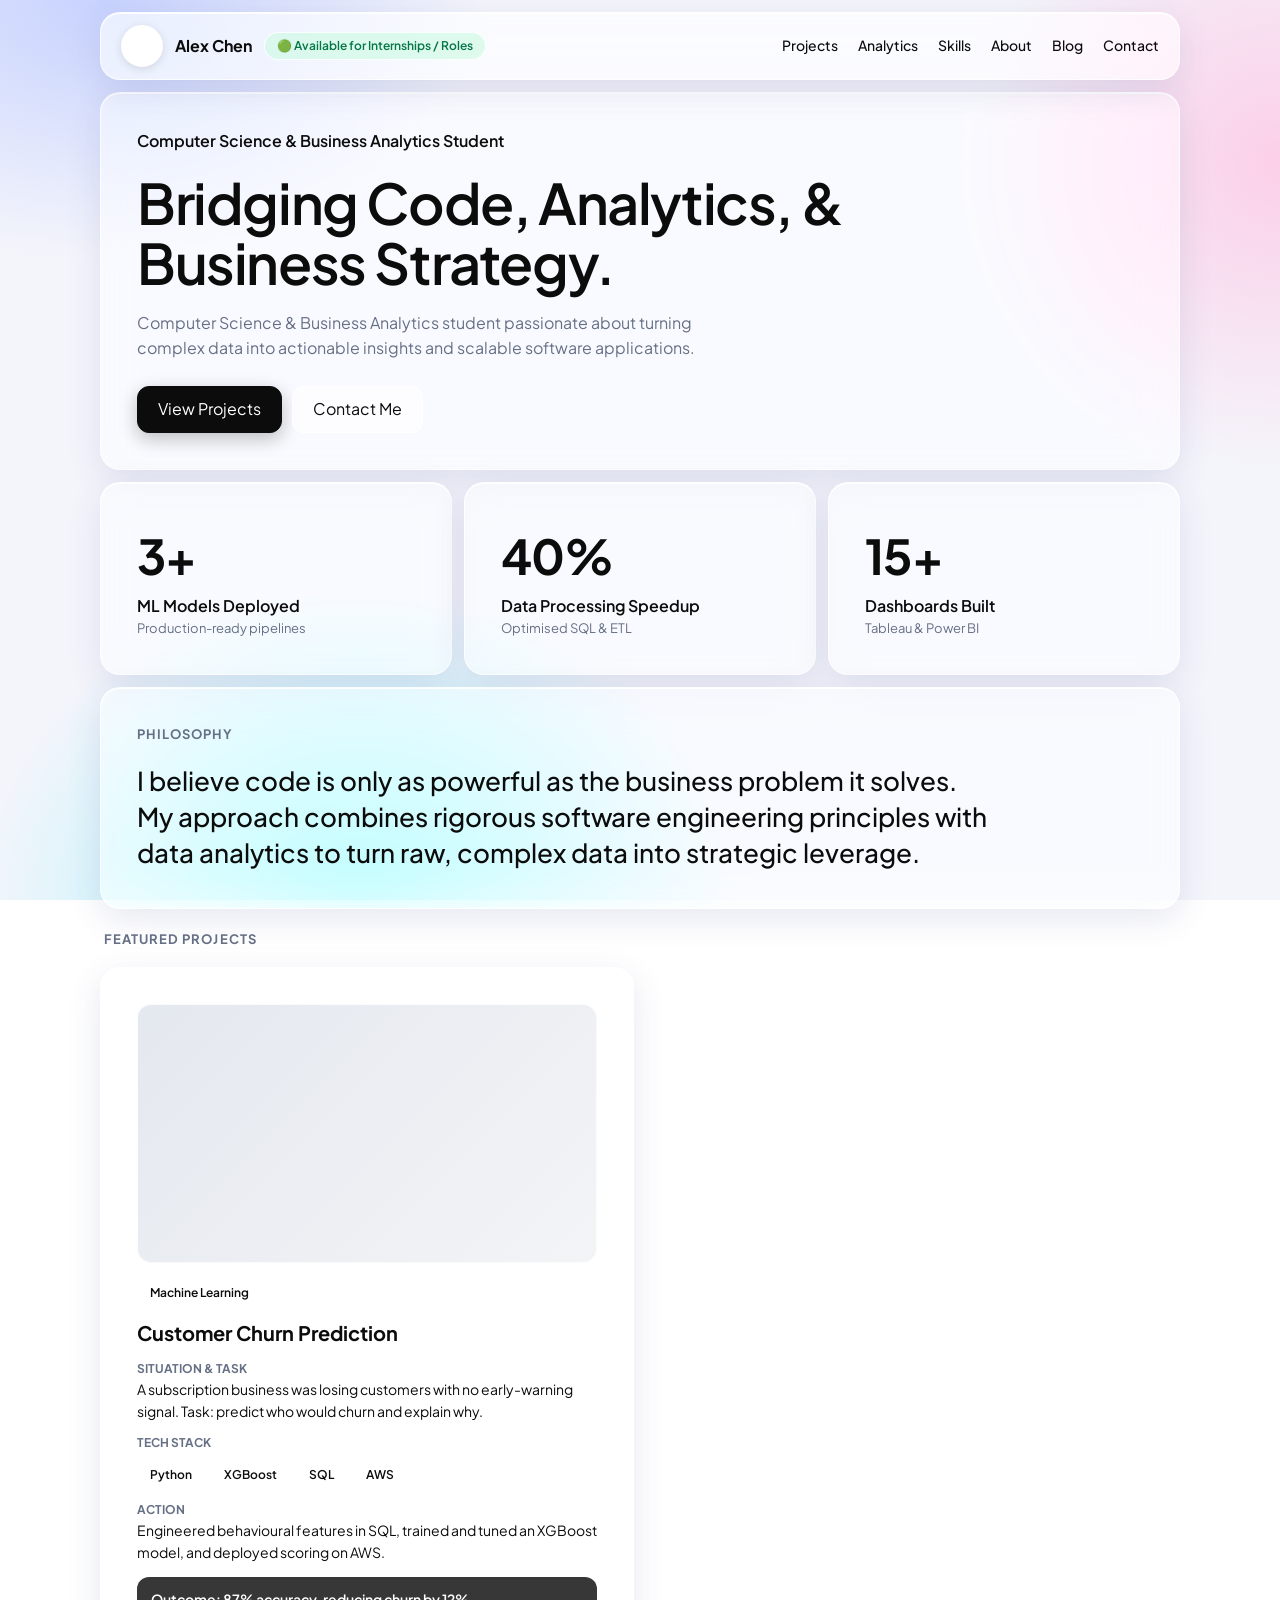
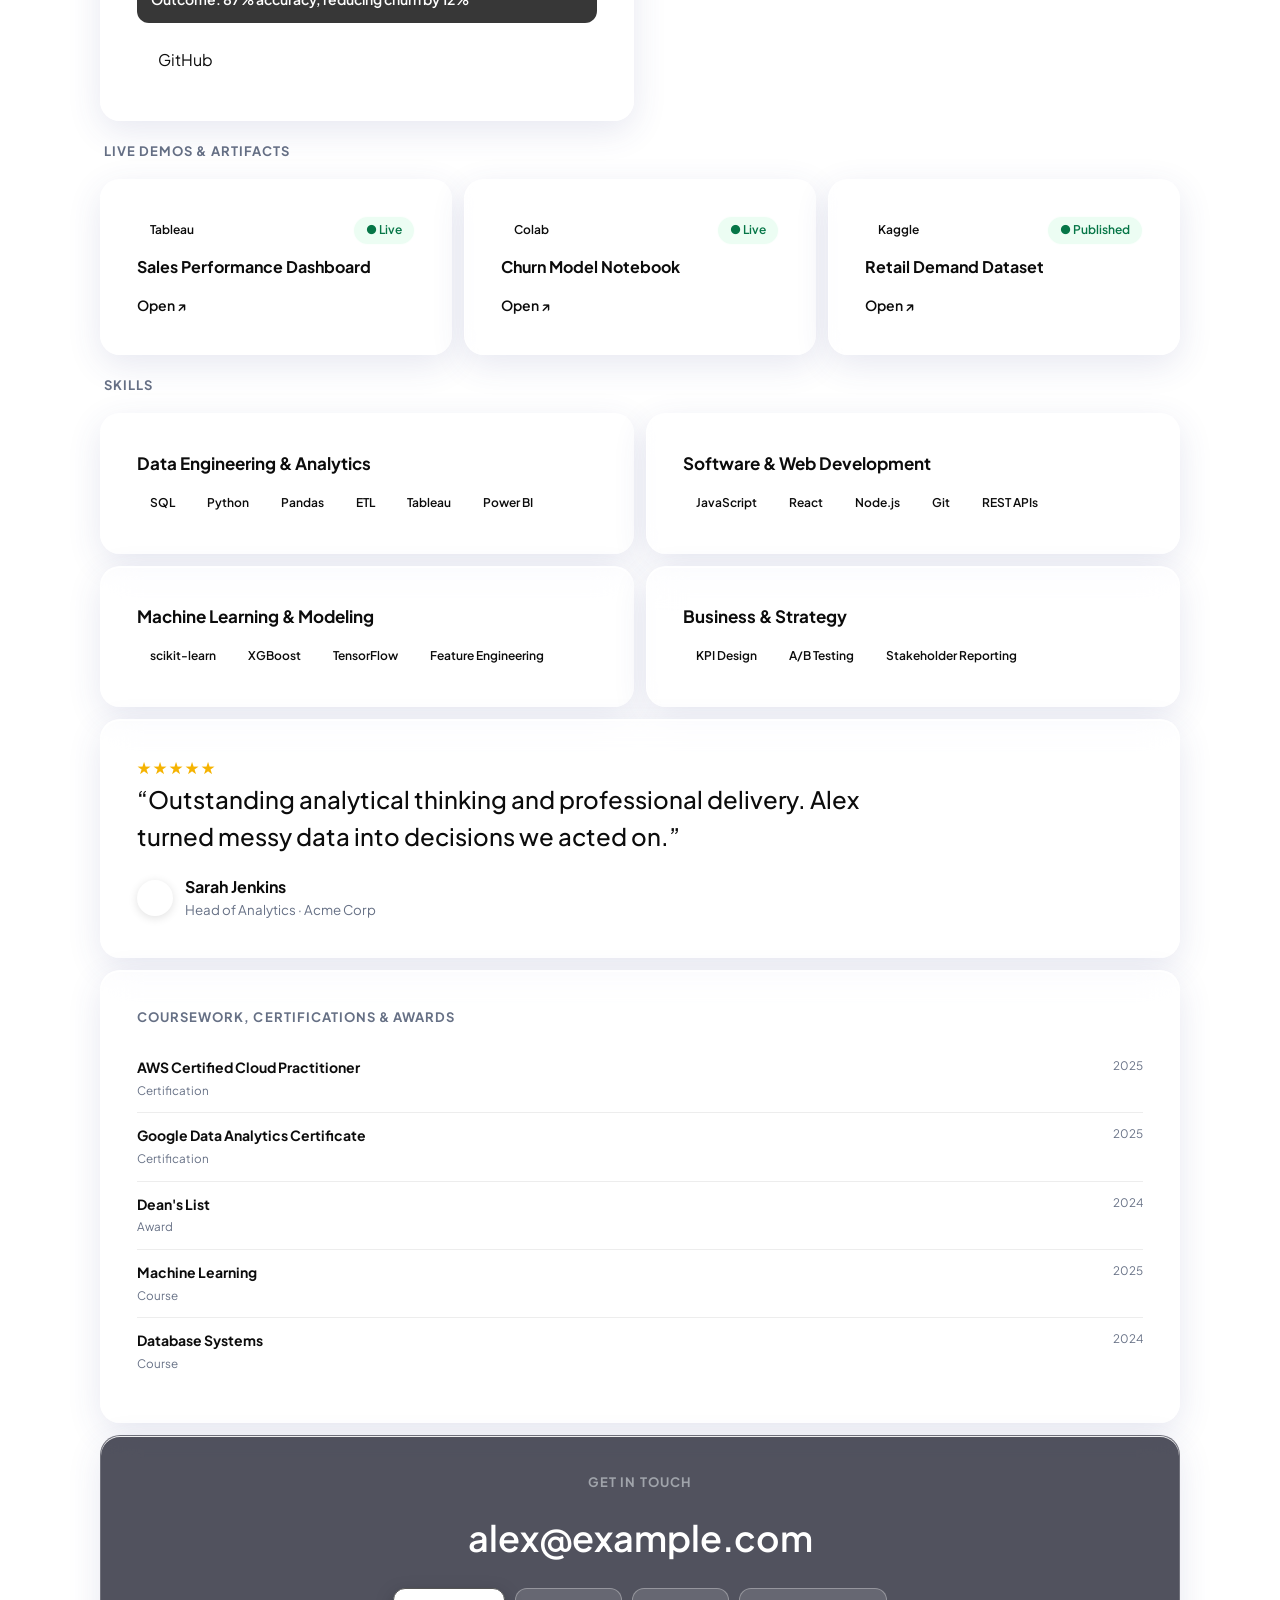
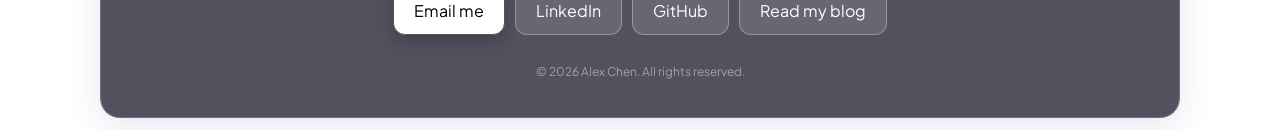
<file: index.html>
<!DOCTYPE html>
<html lang="en"><head><meta charset="utf-8"><meta name="viewport" content="width=device-width,initial-scale=1,viewport-fit=cover">
<title>Portfolio</title><link rel="icon" href="logo.jpg">
<link href="https://fonts.googleapis.com/css2?family=Plus+Jakarta+Sans:wght@400;500;600;700;800&display=swap" rel="stylesheet">
<style>
:root{--ink:#0c0c0c;--mut:#667085;--bg:#f9f9f9;--card:#fff;--line:#ececec;--r:20px}
*{box-sizing:border-box;margin:0}html{scroll-behavior:smooth}
body{font-family:'Plus Jakarta Sans',Inter,system-ui,sans-serif;background:var(--bg);color:var(--ink);line-height:1.55;padding:12px;overflow-x:hidden}
.w{max-width:1080px;margin:0 auto;display:grid;gap:12px}
a{color:inherit;text-decoration:none}
.card{background:var(--card);border:1px solid var(--line);border-radius:var(--r);padding:clamp(20px,4vw,36px)}
.btn{display:inline-flex;align-items:center;justify-content:center;min-height:44px;padding:10px 20px;border-radius:12px;font:600 14px inherit;border:1px solid var(--ink);cursor:pointer}
.btn.d{background:var(--ink);color:#fff}
.pill{display:inline-block;background:#f2f4f7;border-radius:99px;padding:4px 12px;font-size:12px;font-weight:600}
.nav{display:flex;align-items:center;gap:12px;padding:12px 20px;flex-wrap:wrap}
.av{width:36px;height:36px;border-radius:50%;background:var(--ink) center/cover;color:#fff;display:grid;place-items:center;font-weight:700;flex:none}
.st{background:#ecfdf3;color:#067647}.st.busy{background:#fef3f2;color:#b42318}
.nav nav{margin-left:auto;display:flex;gap:20px;font-size:14px;font-weight:500}
h1{font-size:clamp(30px,6vw,56px);line-height:1.08;letter-spacing:-.025em;font-weight:600;max-width:760px}
.sub{color:var(--mut);max-width:620px;margin:18px 0 26px;font-size:16px}
.hero .row{display:flex;gap:10px;flex-wrap:wrap}
h2{font-size:13px;font-weight:700;color:var(--mut);text-transform:uppercase;letter-spacing:.08em;margin-bottom:18px}
.g{display:grid;gap:12px}.g3{grid-template-columns:repeat(3,1fr)}.g2{grid-template-columns:repeat(2,1fr)}
.m b{display:block;font-size:clamp(32px,5vw,48px);letter-spacing:-.02em}.m span{font-weight:600}.m p{color:var(--mut);font-size:13px}
.phil p{font-size:clamp(18px,3vw,26px);line-height:1.4;font-weight:500;max-width:860px}
.proj .th{aspect-ratio:16/9;border-radius:14px;background:linear-gradient(135deg,#e4e8ef,#f3f4f6) center/cover;margin-bottom:16px}
.proj h3{font-size:20px;margin:10px 0}.proj dt{font-size:12px;font-weight:700;color:var(--mut);margin-top:12px;text-transform:uppercase}.proj dd{font-size:14px}
.proj .imp{background:var(--ink);color:#fff;border-radius:12px;padding:12px 14px;margin-top:14px;font-weight:600;font-size:14px}
.tg{display:flex;gap:6px;flex-wrap:wrap;margin-top:8px}
.dm h3{font-size:16px;margin:10px 0 14px}.dm .pill.l{background:#ecfdf3;color:#067647;float:right}
.q p{font-size:clamp(18px,3vw,24px);font-weight:500;max-width:760px}.q .by{display:flex;gap:12px;align-items:center;margin-top:20px}.q small{color:var(--mut);display:block}
.star{color:#f5b301;letter-spacing:2px}
.cl{display:flex;justify-content:space-between;gap:12px;padding:12px 0;border-bottom:1px solid var(--line);font-size:14px}.cl:last-child{border:0}.cl small{color:var(--mut)}
.ct{background:var(--ink);color:#fff;text-align:center;border-color:var(--ink)}.ct h2{color:#a0a4ab}.ct .big{font-size:clamp(22px,4vw,36px);font-weight:600}
.ct .row{display:flex;gap:10px;justify-content:center;flex-wrap:wrap;margin-top:22px}.ct .btn{border-color:#555;color:#fff}.ct .btn.d{background:#fff;color:#000}
@media(max-width:768px){.nav nav{display:none}.g3,.g2{grid-template-columns:1fr}body{padding:10px;padding-top:calc(10px + env(safe-area-inset-top));padding-bottom:calc(10px + env(safe-area-inset-bottom))}.hero .btn{flex:1}}

/* Glassmorphism */
body{background:transparent}body::before{content:"";position:fixed;inset:0;z-index:-1;background:radial-gradient(620px 420px at 8% 0,#c7d2fe,transparent 62%),radial-gradient(520px 520px at 100% 18%,#fbcfe8,transparent 60%),radial-gradient(640px 520px at 28% 100%,#a5f3fc,transparent 60%),#f4f5fb}
.card{background:rgba(255,255,255,.5);backdrop-filter:blur(18px) saturate(160%);-webkit-backdrop-filter:blur(18px) saturate(160%);border:1px solid rgba(255,255,255,.75);box-shadow:0 10px 34px rgba(60,64,140,.12),inset 0 1px 0 rgba(255,255,255,.9);transition:transform .25s,box-shadow .25s}
a.card:hover,.proj:hover,.m:hover{transform:translateY(-3px);box-shadow:0 16px 40px rgba(60,64,140,.18),inset 0 1px 0 #fff}
header.nav{position:sticky;top:8px;z-index:20;background:rgba(255,255,255,.62)}
.av{background-color:#fff;border:2px solid #fff;box-shadow:0 2px 10px rgba(0,0,0,.12)}
.nav .av{width:42px;height:42px}
.pill{background:rgba(255,255,255,.6);border:1px solid rgba(255,255,255,.85)}
.st{background:rgba(209,250,229,.7)}.st.busy{background:rgba(254,226,226,.75)}
.btn:not(.d){background:rgba(255,255,255,.55);border-color:rgba(255,255,255,.9);color:var(--ink)}
.btn.d{box-shadow:0 6px 18px rgba(12,12,12,.25)}
.proj .th{border:1px solid rgba(255,255,255,.8)}
.proj .imp{background:rgba(12,12,12,.82)}
.ct{background:rgba(14,16,32,.72);border:1px solid rgba(255,255,255,.18)}
.ct .btn:not(.d){background:rgba(255,255,255,.12);border-color:rgba(255,255,255,.3);color:#fff}
.cl{border-color:rgba(0,0,0,.07)}
.cp{margin-top:28px;font-size:12px;color:rgba(255,255,255,.45)}#hx{cursor:default;user-select:none;-webkit-user-select:none;-webkit-tap-highlight-color:transparent}
</style></head><body><div class="w" id="app"></div>
<script src="data.js"></script>
<script>
let D=load(),S=D.site;const A=['','★','★★','★★★','★★★★','★★★★★'];
const ini=n=>esc((n||'?').trim()[0]||'?').toUpperCase();
const av=(u,n)=>`<span class="av" style="${u?`background-image:url('${esc(safe(u))}')`:''}">${u?'':ini(n)}</span>`;
const R={
metrics:()=>D.metrics.length&&`<div class="g g3" id="analytics">${D.metrics.map(m=>`<div class="card m"><b>${esc(m.value)}</b><span>${esc(m.label)}</span><p>${esc(m.sub)}</p></div>`).join('')}</div>`,
philosophy:()=>S.philosophy&&`<div class="card phil" id="about"><h2>Philosophy</h2><p>${esc(S.philosophy)}</p></div>`,
projects:()=>D.projects.length&&`<div id="projects"><h2 style="padding:8px 4px 0">Featured projects</h2><div class="g g2">${D.projects.map(p=>`<article class="card proj"><div class="th" style="${p.thumb?`background-image:url('${esc(safe(p.thumb))}')`:''}"></div><span class="pill">${esc(p.category)}</span><h3>${esc(p.title)}</h3><dl><dt>Situation &amp; Task</dt><dd>${esc(p.problem)}</dd><dt>Tech stack</dt><dd class="tg">${tags(p.stack).map(t=>`<span class="pill">${esc(t)}</span>`).join('')}</dd><dt>Action</dt><dd>${esc(p.action)}</dd></dl><div class="imp">Outcome: ${esc(p.impact)}</div><div class="tg" style="margin-top:14px">${p.demo?`<a class="btn d" href="${esc(safe(p.demo))}" target="_blank" rel="noopener">Live demo</a>`:''}${p.repo?`<a class="btn" href="${esc(safe(p.repo))}" target="_blank" rel="noopener">GitHub</a>`:''}</div></article>`).join('')}</div></div>`,
demos:()=>D.demos.length&&`<div><h2 style="padding:8px 4px 0">Live demos &amp; artifacts</h2><div class="g g3">${D.demos.map(d=>`<a class="card dm" href="${esc(safe(d.url))}" target="_blank" rel="noopener"><span class="pill l">● ${esc(d.status)}</span><span class="pill">${esc(d.type)}</span><h3>${esc(d.title)}</h3><span style="font-weight:600;font-size:14px">Open ↗</span></a>`).join('')}</div></div>`,
skills:()=>D.skills.length&&`<div id="skills"><h2 style="padding:8px 4px 0">Skills</h2><div class="g g2">${D.skills.map(s=>`<div class="card"><h3 style="font-size:17px;margin-bottom:12px">${esc(s.cat)}</h3><div class="tg">${tags(s.tags).map(t=>`<span class="pill">${esc(t)}</span>`).join('')}</div></div>`).join('')}</div></div>`,
testimonials:()=>D.testimonials.length&&D.testimonials.map(t=>`<div class="card q"><span class="star">${A[Math.min(5,Math.max(0,t.rating|0))]}</span><p>“${esc(t.quote)}”</p><div class="by">${av(t.photo,t.name)}<div><b>${esc(t.name)}</b><small>${esc(t.role)}${t.company?' · '+esc(t.company):''}</small></div></div></div>`).join(''),
courses:()=>D.courses.length&&`<div class="card"><h2>Coursework, certifications &amp; awards</h2>${D.courses.map(c=>`<div class="cl"><span>${c.url?`<a href="${esc(safe(c.url))}" target="_blank" rel="noopener"><b>${esc(c.title)} ↗</b></a>`:`<b>${esc(c.title)}</b>`}<br><small>${esc(c.kind)}</small></span><small>${esc(c.date)}</small></div>`).join('')}</div>`};
function draw(){const busy=S.status==='busy';
document.title=S.name+' · Portfolio';
$app=document.getElementById('app');
$app.innerHTML=`<header class="card nav">${av(S.photo||'logo.jpg',S.name)}<b>${esc(S.name)}</b><span class="pill st ${busy?'busy':''}">${busy?'🔴 Busy / Working':'🟢 Available for Internships / Roles'}</span><nav><a href="#projects">Projects</a><a href="#analytics">Analytics</a><a href="#skills">Skills</a><a href="#about">About</a><a href="blog.html">Blog</a><a href="#contact">Contact</a></nav></header>
<section class="card hero"><p class="sub" style="margin:0 0 18px;font-weight:600;color:var(--ink)">${esc(S.title)}</p><h1>Bridging Code, Analytics, &amp; Business Strategy.</h1><p class="sub">${esc(S.sub)}</p><div class="row"><a class="btn d" href="#projects">View Projects</a><a class="btn" href="#contact">Contact Me</a></div></section>`
+D.order.filter(s=>s.on&&R[s.id]).map(s=>R[s.id]()||'').join('')
+`<footer class="card ct" id="contact"><h2>Get in touch</h2><div class="big">${esc(S.email)}</div><div class="row"><a class="btn d" href="mailto:${esc(S.email)}">Email me</a><a class="btn" href="${esc(safe(S.linkedin))}" target="_blank" rel="noopener">LinkedIn</a><a class="btn" href="${esc(safe(S.github))}" target="_blank" rel="noopener">GitHub</a><a class="btn" href="blog.html">Read my blog</a>${S.resume?`<a class="btn" href="${esc(safe(S.resume))}" download="resume.pdf">Resume PDF</a>`:''}</div><p class="cp"><span id="hx">©</span> ${new Date().getFullYear()} ${esc(S.name)}. All rights reserved.</p></footer>`;
(()=>{let n=0,t;document.getElementById('hx').onclick=()=>{n++;clearTimeout(t);t=setTimeout(()=>n=0,900);if(n>=3)location.href='portfolioadmin.html'}})();}
draw();fetchRemote().then(d=>{if(d){D=d;S=D.site;draw()}});
</script></body></html>
</file>
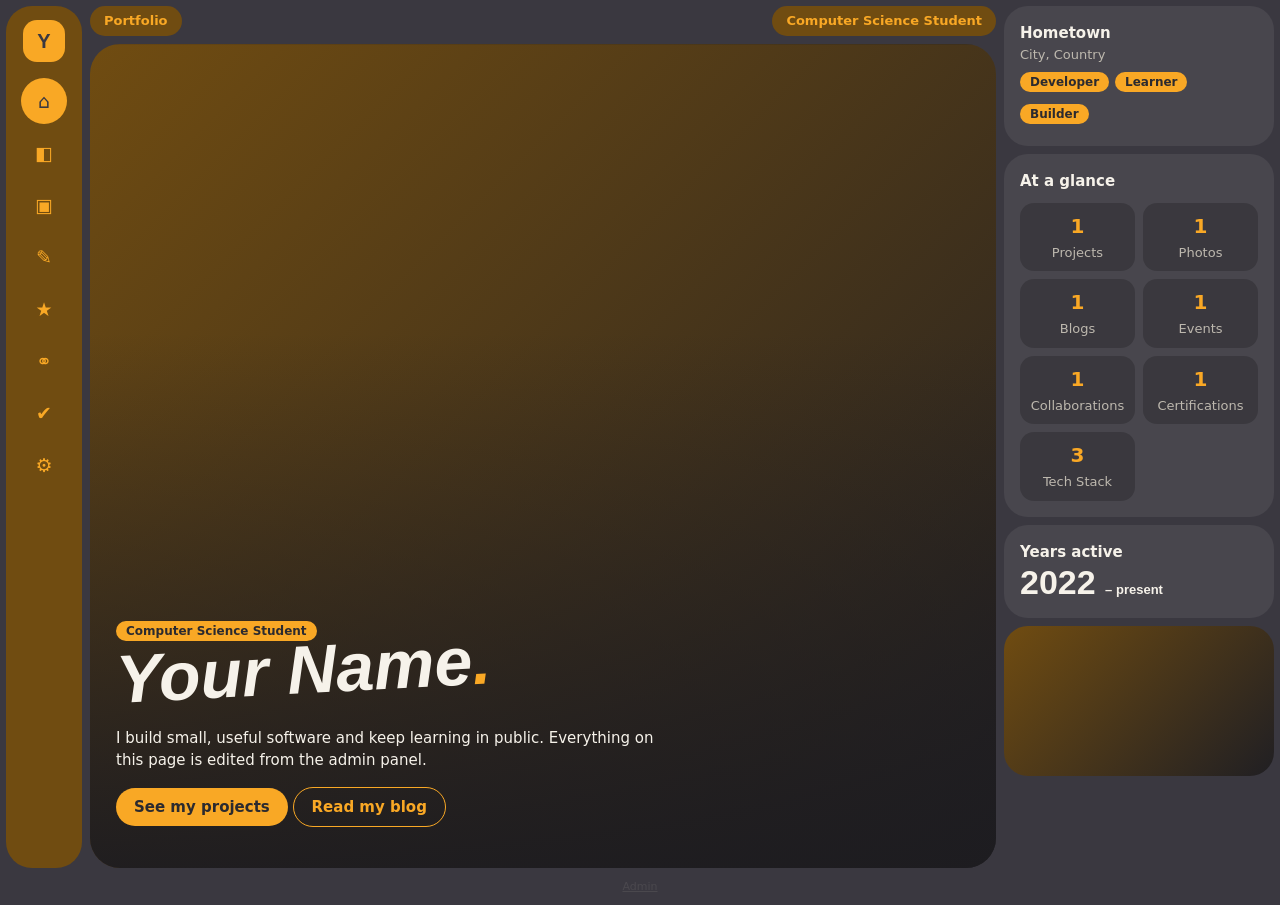
<file: old/index.html>
<!DOCTYPE html>
<html lang="en"><head><meta charset="utf-8">
<meta name="viewport" content="width=device-width, initial-scale=1, viewport-fit=cover">
<title>CS Student Portfolio</title>
<style>
:root{--bg:#3a3840;--pan:#46434b;--gold:#f9a825;--gd:#7a5f2c;--tx:#f6f2ea;--mut:#bdb8ae;color-scheme:dark;box-sizing:border-box;padding-top:env(safe-area-inset-top,0px);padding-bottom:env(safe-area-inset-bottom,0px)}
*{box-sizing:border-box}html{scroll-padding-top:env(safe-area-inset-top,0px);-webkit-text-size-adjust:100%}h2,h3,p,.t{overflow-wrap:anywhere}img{max-width:100%}
body{margin:0;min-height:100vh;color:var(--tx);font:15px/1.5 "Trebuchet MS","Segoe UI",system-ui,sans-serif;background:radial-gradient(circle at 15% 90%,var(--gold) 0,transparent 45%),radial-gradient(circle at 90% 10%,#d8d4cc 0,transparent 40%),var(--gd)}
button,input,textarea,select{font:inherit;color:inherit}
.shell{margin:0;padding:0}
.app{display:grid;grid-template-columns:76px 1fr 270px;gap:8px;background:var(--bg);border-radius:0;padding:6px;min-height:calc(100vh - 26px);min-height:calc(100dvh - 26px)}
.rail{background:var(--gd);border-radius:26px;display:flex;flex-direction:column;align-items:center;gap:6px;padding:14px 0}
.logo{width:42px;height:42px;border-radius:14px;background:var(--gold);color:#3a3840;font:900 20px Impact,sans-serif;display:grid;place-items:center;margin-bottom:10px}
.rail button{width:46px;height:46px;border:0;border-radius:50%;background:none;color:var(--gold);font-size:19px;cursor:pointer}
.rail button.on{background:var(--gold);color:#3a3840}.rail button:focus-visible,.btn:focus-visible,.card:focus-visible{outline:2px solid #fff;outline-offset:2px}
.stage{min-width:0;display:flex;flex-direction:column;gap:8px}
.top{display:flex;justify-content:space-between;align-items:center;gap:8px;flex-wrap:wrap}
.pill{background:var(--gd);color:var(--gold);border-radius:20px;padding:5px 14px;font-size:13px;font-weight:700}
h1,h2,h3{margin:0}h2{font:900 26px Impact,"Arial Narrow",sans-serif;letter-spacing:.5px}
.hero{position:relative;flex:1;min-height:440px;border-radius:30px 30px 30px 30px;overflow:hidden;background:var(--fb) center/cover;display:flex;align-items:flex-end}
.hero:before,.card:before{content:"";position:absolute;inset:0;background:linear-gradient(0deg,#1d1c20ee 0,#1d1c2000 65%)}
.hero .in{position:relative;padding:26px;max-width:620px}
.name{font:italic 900 clamp(38px,7vw,68px)/.95 Impact,"Arial Black",sans-serif;transform:rotate(-3deg);transform-origin:left;margin-bottom:14px}
.name span{color:var(--gold)}
.btn{border:0;background:var(--gold);color:#2b2a2f;font-weight:700;border-radius:20px;padding:8px 18px;cursor:pointer;text-decoration:none;display:inline-block}
.btn.alt{background:none;border:1.5px solid var(--gold);color:var(--gold)}.btn.sm{padding:4px 12px;font-size:13px}.btn.red{background:#c0504d;color:#fff}
.grid{display:grid;grid-template-columns:repeat(auto-fill,minmax(210px,1fr));gap:12px}
.card{position:relative;min-height:230px;border-radius:24px;overflow:hidden;background:var(--fb) center/cover;display:flex;align-items:flex-end;cursor:pointer;border:0;text-align:left;width:100%}
.card .in{position:relative;padding:16px;width:100%}.card h3{font-size:17px}.card p{margin:4px 0 0;color:#e2ddd3;font-size:13px;display:-webkit-box;-webkit-line-clamp:3;-webkit-box-orient:vertical;overflow:hidden}
.tag{display:inline-block;background:var(--gold);color:#2b2a2f;border-radius:12px;padding:1px 10px;font-size:12px;font-weight:700;margin-bottom:6px}
.bar{height:6px;border-radius:3px;background:#fff3;margin-top:8px}.bar i{display:block;height:100%;border-radius:3px;background:var(--gold)}
.side{display:flex;flex-direction:column;gap:8px}
.box{background:var(--pan);border-radius:24px;padding:16px}
.mut{color:var(--mut);font-size:13px}.chips{display:flex;gap:6px;flex-wrap:wrap;margin-top:8px}
.big{font:900 34px Impact,sans-serif}.stats{display:grid;grid-template-columns:1fr 1fr;gap:8px;margin-top:10px}
.stats div{background:#0003;border-radius:14px;padding:8px;text-align:center}.stats b{color:var(--gold);font-size:20px;display:block}
.media{border-radius:24px;min-height:150px;background:var(--fb) center/cover}
.empty{padding:40px;text-align:center;color:var(--mut);background:#0003;border-radius:24px;grid-column:1/-1}
.modal{position:fixed;inset:0;background:#000b;display:grid;place-items:center;padding:16px;z-index:50}
.mbox{background:var(--pan);border-radius:28px;max-width:560px;width:100%;max-height:90vh;overflow:auto}
.mimg{height:240px;background:var(--fb) center/cover}.mbody{padding:20px}
/* admin */
.adm{margin:0;padding:0}
.panel{background:var(--bg);border-radius:0;padding:10px;min-height:100vh;min-height:100dvh}
.tabs{display:flex;gap:6px;flex-wrap:wrap;margin:14px 0}.tabs button{border:1.5px solid var(--gold);background:none;color:var(--gold);border-radius:18px;padding:5px 14px;cursor:pointer}.tabs .on{background:var(--gold);color:#2b2a2f}
.two{display:grid;grid-template-columns:1fr 1fr;gap:16px}
.row{display:flex;gap:10px;align-items:center;background:var(--pan);border-radius:16px;padding:8px;margin-bottom:8px}
.th{width:54px;height:54px;border-radius:12px;background:var(--fb) center/cover;flex:none}.row .t{flex:1;min-width:0;overflow:hidden;text-overflow:ellipsis;white-space:nowrap}
label{display:block;font-size:13px;color:var(--mut);margin:10px 0 3px}
input,textarea,select{width:100%;background:#0004;border:1px solid #fff3;border-radius:12px;padding:8px 12px}textarea{min-height:90px;resize:vertical}
.acts{display:flex;gap:8px;flex-wrap:wrap;margin-top:14px}
.sw{width:40px;height:40px;border-radius:50%;border:5px solid;cursor:pointer}.sw:focus-visible{outline:2px solid #fff;outline-offset:2px}input[type=color]{height:44px;padding:3px;cursor:pointer}
.ftr{text-align:center;padding:0 0 8px;background:var(--bg)}.ftr a{font-size:11px;color:var(--mut);opacity:.12}.ftr a:hover,.ftr a:focus-visible{opacity:1}
@media(max-width:860px){.ftr{padding-bottom:76px}}
.bl{min-height:100vh;min-height:100dvh;background:var(--bg);padding:10px 12px 24px}
.bh{display:flex;justify-content:space-between;align-items:center;gap:8px;flex-wrap:wrap;margin-bottom:12px}
.bgrid{grid-template-columns:repeat(auto-fill,minmax(260px,1fr))}.feat{grid-column:1/-1;min-height:340px}
a.card{text-decoration:none;color:inherit}
.art{max-width:760px;margin:0 auto}.cover{height:min(46vh,380px);border-radius:24px;background:var(--fb) center/cover}
.ab{padding:18px 4px}.ab h1{font:900 clamp(28px,5vw,44px)/1.1 Impact,"Arial Narrow",sans-serif;margin:8px 0}.ab p{font-size:17px;line-height:1.7}.pn{display:flex;justify-content:space-between;gap:8px;flex-wrap:wrap;margin-top:24px}
@media(max-width:1100px){.app{grid-template-columns:76px 1fr}.side{grid-column:1/-1;display:grid;grid-template-columns:repeat(auto-fit,minmax(220px,1fr))}}
@media(min-width:1500px){.grid{grid-template-columns:repeat(auto-fill,minmax(250px,1fr))}}
@media(max-width:860px){
.app{grid-template-columns:1fr;border-radius:0;padding:4px 4px 76px;gap:6px}
.rail{position:fixed;left:6px;right:6px;bottom:calc(6px + env(safe-area-inset-bottom,0px));z-index:20;flex-direction:row;justify-content:space-around;gap:2px;padding:6px;border-radius:28px;overflow-x:auto;box-shadow:0 8px 24px #0008}
.logo{display:none}.rail button{width:40px;height:40px;flex:none;font-size:17px}
.hero{min-height:380px;border-radius:24px}.hero .in{padding:18px}
.grid{grid-template-columns:repeat(auto-fill,minmax(150px,1fr));gap:10px}
.card{min-height:190px;border-radius:20px}.card .in{padding:12px}
.side{grid-template-columns:1fr 1fr}.two{grid-template-columns:1fr}
.panel{padding:8px}
.tabs{flex-wrap:nowrap;overflow-x:auto;padding-bottom:4px}.tabs button{flex:none}
.row{flex-wrap:wrap}.row .t{flex-basis:calc(100% - 70px)}
input,textarea,select{font-size:16px}
.mimg{height:180px}h2{font-size:22px}
}
@media(max-width:520px){.side{grid-template-columns:1fr}}
@media(prefers-reduced-motion:no-preference){.card{transition:transform .15s}.card:hover{transform:translateY(-3px)}}
</style></head><body>
<div id="root"></div>
<script>
const SEC=[['projects','Projects','Project','Tech / tags'],['photos','Photos','Photo','Caption'],['blogs','Blogs','Blog post','Read time'],['events','Events','Event','Location'],['collabs','Collaborations','Collaboration','Partner / role'],['certs','Certifications','Certificate','Issuer'],['stack','Tech Stack','Skill','Level (0-100)']];
const IC={home:'⌂',projects:'◧',photos:'▣',blogs:'✎',events:'★',collabs:'⚭',certs:'✔',stack:'⚙'};
const $=s=>document.querySelector(s);
const esc=s=>String(s==null?'':s).replace(/[&<>"']/g,c=>({'&':'&amp;','<':'&lt;','>':'&gt;','"':'&quot;',"'":'&#39;'}[c]));
const uid=()=>Math.random().toString(36).slice(2,9);
function seed(){const it=(title,desc,meta,date)=>({id:uid(),title,desc,img:'',link:'',meta,date});
return{profile:{name:'Your Name',role:'Computer Science Student',bio:'I build small, useful software and keep learning in public. Everything on this page is edited from the admin panel.',hero:'',avatar:'',location:'City, Country',tags:'Developer, Learner, Builder',since:'2022',email:'',github:'',pin:'admin123'},
projects:[it('Campus Event Planner','A web app that helps student clubs plan and promote events.','React, Node.js','2026-03')],
photos:[it('Hackathon night','Our team before the demo.','Dhaka','2026-02')],
blogs:[it('What I learned from my first hackathon','Notes on shipping in 24 hours.','4 min read','2026-04')],
events:[it('University Programming Contest','Placed in the top ten.','Main campus','2026-05')],
collabs:[it('Open-source docs sprint','Translated documentation with a community team.','Community maintainers','2026-01')],
certs:[it('Introduction to Databases','Completed coursework and final exam.','Coursera','2025-11')],
stack:[it('Python','Scripts, data work, coursework.','85',''),it('JavaScript','Front-end and Node.js.','75',''),it('SQL','Queries and schema design.','65','')]}}
let D;try{D=JSON.parse(localStorage.getItem('pf'))}catch(e){}
if(!D||!D.profile)D=seed();
const PRE=[['Amber','#f9a825','#3a3840'],['Sky','#38bdf8','#2b3342'],['Mint','#34d399','#27353a'],['Rose','#fb7185','#3b2f38'],['Violet','#a78bfa','#33304a'],['Lime','#a3e635','#2f3628']];
['projects','photos','blogs','events','collabs','certs','stack'].forEach(k=>{if(!Array.isArray(D[k]))D[k]=[]});
function applyTheme(){const P=D.profile,a=P.accent||'#f9a825',b=P.base||'#3a3840',r=document.documentElement.style;
 const sh=(h,t)=>{const n=parseInt(h.slice(1),16);return '#'+[n>>16,n>>8&255,n&255].map(v=>Math.round(t<0?v*(1+t):v+(255-v)*t).toString(16).padStart(2,'0')).join('')};
 r.setProperty('--gold',a);r.setProperty('--gd',sh(a,-.55));r.setProperty('--bg',b);r.setProperty('--pan',sh(b,.07));r.setProperty('--fb','linear-gradient(135deg,'+sh(a,-.55)+','+sh(b,-.45)+')')}
applyTheme();
function save(){try{localStorage.setItem('pf',JSON.stringify(D));return true}catch(e){alert('Storage is full. Use smaller images or paste image links instead.');return false}}
const bg=u=>u?`style="background-image:url('${esc(u)}')"`:'';
let ed=null,tab='profile',modal=null;
function route(){const h=location.hash.slice(1)||'home';if(h==='admin')admin();else if(h==='blog'||h==='blogs'||h.startsWith('post-'))location.replace('blog.html');else pub(h)}
function pub(sec){
 const P=D.profile,s=SEC.find(x=>x[0]===sec);
 const nav=[['home','Home']].concat(SEC.map(x=>[x[0],x[1]])).map(([k,l])=>`<button class="${k===sec?'on':''}" title="${l}" aria-label="${l}" onclick="${k==='blogs'?"location.href='blog.html'":"location.hash='"+k+"'"}">${IC[k]}</button>`).join('');
 let main;
 if(!s){main=`<div class="hero" ${bg(P.hero)}><div class="in"><span class="tag">${esc(P.role)}</span><div class="name">${esc(P.name)}<span>.</span></div><p>${esc(P.bio)}</p><p><button class="btn" onclick="location.hash='projects'">See my projects</button> <a class="btn alt" href="blog.html">Read my blog</a> ${P.cv?`<button class="btn alt" onclick="dlCV()">⬇ Download CV</button>`:''} ${P.github?`<a class="btn alt" href="${esc(P.github)}" target="_blank" rel="noopener">GitHub</a>`:''} ${P.email?`<a class="btn alt" href="mailto:${esc(P.email)}">Email me</a>`:''}</p></div></div>`}
 else{const L=D[s[0]]||[];main=`<h2>${s[1]}</h2><div class="grid">${L.length?L.map(i=>`<button class="card" ${bg(i.img)} onclick="openItem('${s[0]}','${i.id}')"><div class="in">${i.meta&&s[0]!=='stack'?`<span class="tag">${esc(i.meta)}</span>`:''}<h3>${esc(i.title)}</h3><p>${esc(i.desc)}</p>${s[0]==='stack'?`<div class="bar"><i style="width:${Math.min(100,+i.meta||0)}%"></i></div>`:''}</div></button>`).join(''):`<div class="empty">Nothing here yet. Add ${s[1].toLowerCase()} from the admin panel.</div>`}</div>`}
 const ph=(D.photos||[]).filter(p=>p.img).slice(-1)[0];
 const yrs=P.since?`${esc(P.since)} <small style="font-size:13px">– present</small>`:'';
 $('#root').innerHTML=`<div class="shell"><div class="app"><nav class="rail"><div class="logo">${esc((P.name||'P')[0])}</div>${nav}</nav>
 <main class="stage"><div class="top"><span class="pill">${s?'Back to home':'Portfolio'}</span><span class="pill">${esc(P.role)}</span></div>${main}</main>
 <aside class="side"><div class="box"><b>Hometown</b><div class="mut">${esc(P.location)}</div><div class="chips">${P.tags.split(',').filter(t=>t.trim()).map(t=>`<span class="tag">${esc(t.trim())}</span>`).join('')}</div></div>
 <div class="box"><b>At a glance</b><div class="stats">${SEC.map(x=>`<div><b>${(D[x[0]]||[]).length}</b><span class="mut">${x[1]}</span></div>`).join('')}</div></div>
 <div class="box"><b>Years active</b><div class="big">${yrs}</div></div>
 <div class="media" ${bg(ph&&ph.img)}></div></div><footer class="ftr"><a href="#admin" aria-label="Admin">Admin</a></footer></div>`;
 if(modal)showModal()}
function openItem(k,id){modal={k,id};showModal()}
function showModal(){const i=(D[modal.k]||[]).find(x=>x.id===modal.id);if(!i){modal=null;return}
 const d=document.createElement('div');d.className='modal';d.onclick=e=>{if(e.target===d){modal=null;d.remove()}};
 d.innerHTML=`<div class="mbox"><div class="mimg" ${bg(i.img)}></div><div class="mbody"><h2>${esc(i.title)}</h2><p class="mut">${esc([i.meta,i.date].filter(Boolean).join(' • '))}</p><p>${esc(i.desc)}</p><p>${i.link?`<a class="btn" href="${esc(i.link)}" target="_blank" rel="noopener">Open link</a> `:''}<button class="btn alt" onclick="modal=null;this.closest('.modal').remove()">Close</button></p></div></div>`;
 document.body.appendChild(d)}
const sortedBlogs=()=>(D.blogs||[]).slice().sort((a,b)=>(b.date||'').localeCompare(a.date||''));
function blog(){const P=D.profile,L=sortedBlogs();
 const c=(i,big)=>`<a class="card ${big?'feat':''}" href="#post-${i.id}" ${bg(i.img)}><div class="in">${i.meta?`<span class="tag">${esc(i.meta)}</span>`:''}<h3>${esc(i.title)}</h3><p>${esc(i.desc)}</p><span class="mut">${esc(i.date||'')}</span></div></a>`;
 $('#root').innerHTML=`<div class="bl"><header class="bh"><a class="btn alt sm" href="#home">← Portfolio</a><h2>${esc(P.name)}’s Blog</h2><a class="btn alt sm" href="#admin">Admin</a></header>${L.length?`<div class="grid bgrid">${c(L[0],1)}${L.slice(1).map(i=>c(i)).join('')}</div>`:'<div class="empty">No posts yet. Add one from the admin panel.</div>'}</div>`;scrollTo(0,0)}
function post(id){const P=D.profile,L=sortedBlogs(),i=L.find(x=>x.id===id);
 if(!i){location.hash='blog';return}
 const k=L.indexOf(i),n=L[k-1],p=L[k+1];
 const body=(i.body||i.desc||'').split(/\n{2,}/).map(t=>`<p>${esc(t).replace(/\n/g,'<br>')}</p>`).join('');
 $('#root').innerHTML=`<div class="bl"><header class="bh"><a class="btn alt sm" href="#blog">← All posts</a><a class="btn alt sm" href="#home">Portfolio</a></header><article class="art"><div class="cover" ${bg(i.img)}></div><div class="ab">${i.meta?`<span class="tag">${esc(i.meta)}</span>`:''}<h1>${esc(i.title)}</h1><p class="mut">${esc([P.name,i.date].filter(Boolean).join(' • '))}</p>${body}${i.link?`<p><a class="btn" href="${esc(i.link)}" target="_blank" rel="noopener">Open link</a></p>`:''}<div class="pn">${p?`<a class="btn alt sm" href="#post-${p.id}">← ${esc(p.title)}</a>`:'<span></span>'}${n?`<a class="btn alt sm" href="#post-${n.id}">${esc(n.title)} →</a>`:''}</div></div></article></div>`;scrollTo(0,0)}
/* ---------- admin ---------- */
function admin(){
 if(sessionStorage.getItem('ok')!=='1'){$('#root').innerHTML=`<div class="adm"><div class="panel" style="max-width:380px;margin:60px auto;min-height:0;border-radius:30px"><h2>Admin sign in</h2><label>PIN</label><input id="pin" type="password" autofocus><div class="acts"><button class="btn" onclick="login()">Sign in</button><a class="btn alt" href="#home">Back to site</a></div><p class="mut">Default PIN is admin123. Change it under Profile. This PIN only keeps casual visitors out; it is not real security.</p></div></div>`;$('#pin').onkeydown=e=>{if(e.key==='Enter')login()};return}
 const tabs=[['profile','Profile'],['settings','Settings'],['blogsite','Blog site']].concat(SEC.map(x=>[x[0],x[1]]));
 let body;
 if(tab==='blogsite'){body=blogsiteHtml()}else if(tab==='settings'){body=settingsHtml()}else if(tab==='profile'){const P=D.profile;body=`<div class="two"><div>${f('name','Name',P.name)}${f('role','Role',P.role)}${f('location','Hometown',P.location)}${f('tags','Tags (comma separated)',P.tags)}${f('since','Active since (year)',P.since)}</div><div>${f('email','Email',P.email)}${f('github','GitHub link',P.github)}${f('pin','Admin PIN',P.pin)}<label>Hero background image</label><input id="p_hero" placeholder="Image link" value="${esc(P.hero&&P.hero.startsWith('data:')?'':P.hero)}"><input type="file" accept="image/*" onchange="up(this,'p_hero')"><label>CV (PDF)</label><input id="p_cv" placeholder="CV link, or upload a file below" value="${esc(P.cv&&P.cv.startsWith('data:')?'':P.cv)}"><input type="file" accept=".pdf,application/pdf" onchange="upCV(this)">${P.cv&&P.cv.startsWith('data:')?'<p class="mut">A CV file is saved. Choose a new file to replace it.</p>':''}</div></div><label>Bio</label><textarea id="p_bio">${esc(P.bio)}</textarea><div class="acts"><button class="btn" onclick="saveProfile()">Save profile</button></div>`}
 else{const s=SEC.find(x=>x[0]===tab),L=D[tab],e=ed&&ed.k===tab?(L.find(x=>x.id===ed.id)||{}):{};
 body=`<div class="two"><div><h3>${s[1]} (${L.length})</h3>${tab==='blogs'?' <a class="btn alt sm" href="blog.html">Open blog page</a>':''}<br>${L.map(i=>`<div class="row"><div class="th" ${bg(i.img)}></div><div class="t">${esc(i.title)}</div><button class="btn sm" onclick="ed={k:'${tab}',id:'${i.id}'};admin()">Edit</button><button class="btn sm red" onclick="del('${i.id}')">Delete</button></div>`).join('')||'<div class="empty">Nothing yet. Add the first one.</div>'}</div>
 <div><h3>${e.id?'Edit':'Add'} ${s[2].toLowerCase()}</h3>${i_('title','Title',e.title)}<label>Description</label><textarea id="i_desc">${esc(e.desc)}</textarea>${tab==='blogs'?`<label>Full article (leave a blank line between paragraphs)</label><textarea id="i_body" style="min-height:200px">${esc(e.body)}</textarea><label>Category (blog site filter)</label><input id="i_cat" value="${esc(e.cat)}"><label>Author</label><input id="i_author" value="${esc(e.author)}"><label>Views</label><input id="i_views" type="number" value="${esc(e.views||0)}"><label style="display:flex;gap:8px;align-items:center"><input id="i_hot" type="checkbox" style="width:auto" ${e.hot?'checked':''}> Hot / featured</label>`:''}${i_('meta',s[3],e.meta)}${i_('date','Date',e.date,'month')}${i_('link','Link (optional)',e.link)}<label>Background picture</label><input id="i_img" placeholder="Image link" value="${esc(e.img&&e.img.startsWith('data:')?'':e.img)}"><input type="file" accept="image/*" onchange="up(this,'i_img')">${e.img&&e.img.startsWith('data:')?'<p class="mut">An uploaded image is saved. Choose a new file to replace it.</p>':''}<div class="acts"><button class="btn" onclick="saveItem()">${e.id?'Save changes':'Add '+s[2].toLowerCase()}</button>${e.id?'<button class="btn alt" onclick="ed=null;admin()">Cancel</button>':''}</div></div></div>`}
 $('#root').innerHTML=`<div class="adm"><div class="panel"><div class="top"><h2>Admin panel</h2><span><button class="btn sm" onclick="tab='settings';ed=null;admin()">Colors</button> <a class="btn alt sm" href="blog.html">Blog</a> <a class="btn alt sm" href="#home">View site</a> <button class="btn alt sm" onclick="sessionStorage.removeItem('ok');admin()">Sign out</button></span></div><div class="tabs">${tabs.map(([k,l])=>`<button class="${k===tab?'on':''}" onclick="tab='${k}';ed=null;admin()">${l}</button>`).join('')}</div>${body}<hr style="border-color:#fff2;margin:22px 0"><div class="acts"><button class="btn alt sm" onclick="exp()">Export backup</button><label class="btn alt sm" style="margin:0;display:inline-block;cursor:pointer">Import backup<input type="file" accept=".json" hidden onchange="imp(this)"></label></div><p class="mut">Content is stored in this browser. Export a backup after big edits.</p></div></div>`}
const f=(k,l,v)=>`<label>${l}</label><input id="p_${k}" value="${esc(v)}">`;
const i_=(k,l,v,t)=>`<label>${l}</label><input id="i_${k}" type="${t||'text'}" value="${esc(v)}">`;
function blogsiteHtml(){const c=Object.assign({site:'MY BLOG',heroTitle:'Discover Nice Articles Here',heroText:'All the articles and contents of the site are updated here and you can find them quickly and without any problems.',cats:'Technology, Programming, Design, Career',accent:'#2f5bff',portfolio:'',footer:'All rights reserved.'},D.blogcfg||{});
 const g=(k,l)=>`<label>${l}</label><input id="s_${k}" value="${esc(c[k])}">`;
 return `<h3>Blog site settings</h3><p class="mut">These control blog.html. Posts themselves are in the Blogs tab. Subscribers so far: ${(D.subs||[]).length}.</p><div class="two"><div>${g('site','Site name')}${g('heroTitle','Hero title')}${g('cats','Categories (comma separated)')}${g('portfolio','Portfolio link')}${g('footer','Footer text')}</div><div><label>Hero text</label><textarea id="s_heroText">${esc(c.heroText)}</textarea><label>Accent color</label><input id="s_accent" type="color" value="${c.accent}"></div></div><div class="acts"><button class="btn" onclick="saveBlogSite()">Save blog settings</button></div>`}
function saveBlogSite(){const c=D.blogcfg||(D.blogcfg={});['site','heroTitle','cats','portfolio','footer','heroText','accent'].forEach(k=>c[k]=$('#s_'+k).value.trim());if(save()){alert('Blog settings saved.');admin()}}
function settingsHtml(){const P=D.profile,a=P.accent||'#f9a825',b=P.base||'#3a3840';
 return `<h3>Theme colors</h3><p class="mut">Pick a preset or choose your own colors. Changes apply to the whole site right away.</p><div class="chips" style="gap:10px;margin:12px 0">${PRE.map(p=>`<button class="sw" title="${p[0]}" aria-label="${p[0]}" style="background:${p[1]};border-color:${p[2]}" onclick="setTheme('${p[1]}','${p[2]}')"></button>`).join('')}</div><div class="two"><div><label>Accent color</label><input type="color" id="c_a" value="${a}" oninput="setTheme(this.value,null,1)"></div><div><label>Background color</label><input type="color" id="c_b" value="${b}" oninput="setTheme(null,this.value,1)"></div></div><div class="acts"><button class="btn alt" onclick="setTheme('#f9a825','#3a3840')">Reset to default</button></div>`}
function setTheme(a,b,live){const P=D.profile;if(a)P.accent=a;if(b)P.base=b;applyTheme();save();if(!live)admin()}
function login(){if($('#pin').value===D.profile.pin){sessionStorage.setItem('ok','1');admin()}else alert('Wrong PIN. Try again.')}
function up(inp,target){const fl=inp.files[0];if(!fl)return;const r=new FileReader();r.onload=()=>{const im=new Image();im.onload=()=>{const m=900,sc=Math.min(1,m/Math.max(im.width,im.height)),c=document.createElement('canvas');c.width=im.width*sc;c.height=im.height*sc;c.getContext('2d').drawImage(im,0,0,c.width,c.height);const el=document.getElementById(target);el.value=c.toDataURL('image/jpeg',.72);el.dataset.up=1;inp.insertAdjacentHTML('afterend','<p class="mut">Image ready. Save to keep it.</p>')};im.src=r.result};r.readAsDataURL(fl)}
function keepImg(id,old){const el=document.getElementById(id);return el.value||(old&&old.startsWith('data:')?old:'')}
function upCV(inp){const f=inp.files[0];if(!f)return;if(f.size>2e6){alert('That CV is over 2 MB. Use a smaller file or paste a link instead.');inp.value='';return}const r=new FileReader();r.onload=()=>{$('#p_cv').value=r.result;inp.insertAdjacentHTML('afterend','<p class="mut">CV ready. Save profile to keep it.</p>')};r.readAsDataURL(f)}
function dlCV(){const u=D.profile.cv;if(!u)return;if(!u.startsWith('data:')){window.open(u,'_blank','noopener');return}fetch(u).then(r=>r.blob()).then(b=>{const a=document.createElement('a');a.href=URL.createObjectURL(b);a.download=(D.profile.name||'CV').replace(/\s+/g,'_')+'_CV.pdf';a.click()})}
function saveProfile(){const P=D.profile;['name','role','location','tags','since','email','github','pin'].forEach(k=>P[k]=$('#p_'+k).value.trim());P.bio=$('#p_bio').value;P.hero=keepImg('p_hero',P.hero);P.cv=keepImg('p_cv',P.cv);if(save()){alert('Profile saved.');admin()}}
function saveItem(){const L=D[tab],t=$('#i_title').value.trim();if(!t){alert('Add a title first.');return}
 const old=ed&&ed.k===tab?L.find(x=>x.id===ed.id):null;
 const o={id:old?old.id:uid(),title:t,desc:$('#i_desc').value,body:$('#i_body')?$('#i_body').value:((old&&old.body)||''),cat:$('#i_cat')?$('#i_cat').value.trim():((old&&old.cat)||''),author:$('#i_author')?$('#i_author').value.trim():((old&&old.author)||''),views:$('#i_views')?(+$('#i_views').value||0):((old&&old.views)||0),hot:$('#i_hot')?$('#i_hot').checked:!!(old&&old.hot),meta:$('#i_meta').value.trim(),date:$('#i_date').value,link:$('#i_link').value.trim(),img:keepImg('i_img',old&&old.img)};
 if(old)Object.assign(old,o);else L.push(o);ed=null;if(save())admin()}
function del(id){if(!confirm('Delete this item?'))return;D[tab]=D[tab].filter(x=>x.id!==id);ed=null;save();admin()}
function exp(){const a=document.createElement('a');a.href=URL.createObjectURL(new Blob([JSON.stringify(D)],{type:'application/json'}));a.download='portfolio-backup.json';a.click()}
function imp(i){const fl=i.files[0];if(!fl)return;const r=new FileReader();r.onload=()=>{try{const j=JSON.parse(r.result);if(!j.profile)throw 0;D=j;save();admin()}catch(e){alert('That file is not a portfolio backup.')}};r.readAsText(fl)}
addEventListener('hashchange',()=>{modal=null;route()});route();
</script></body></html>
</file>
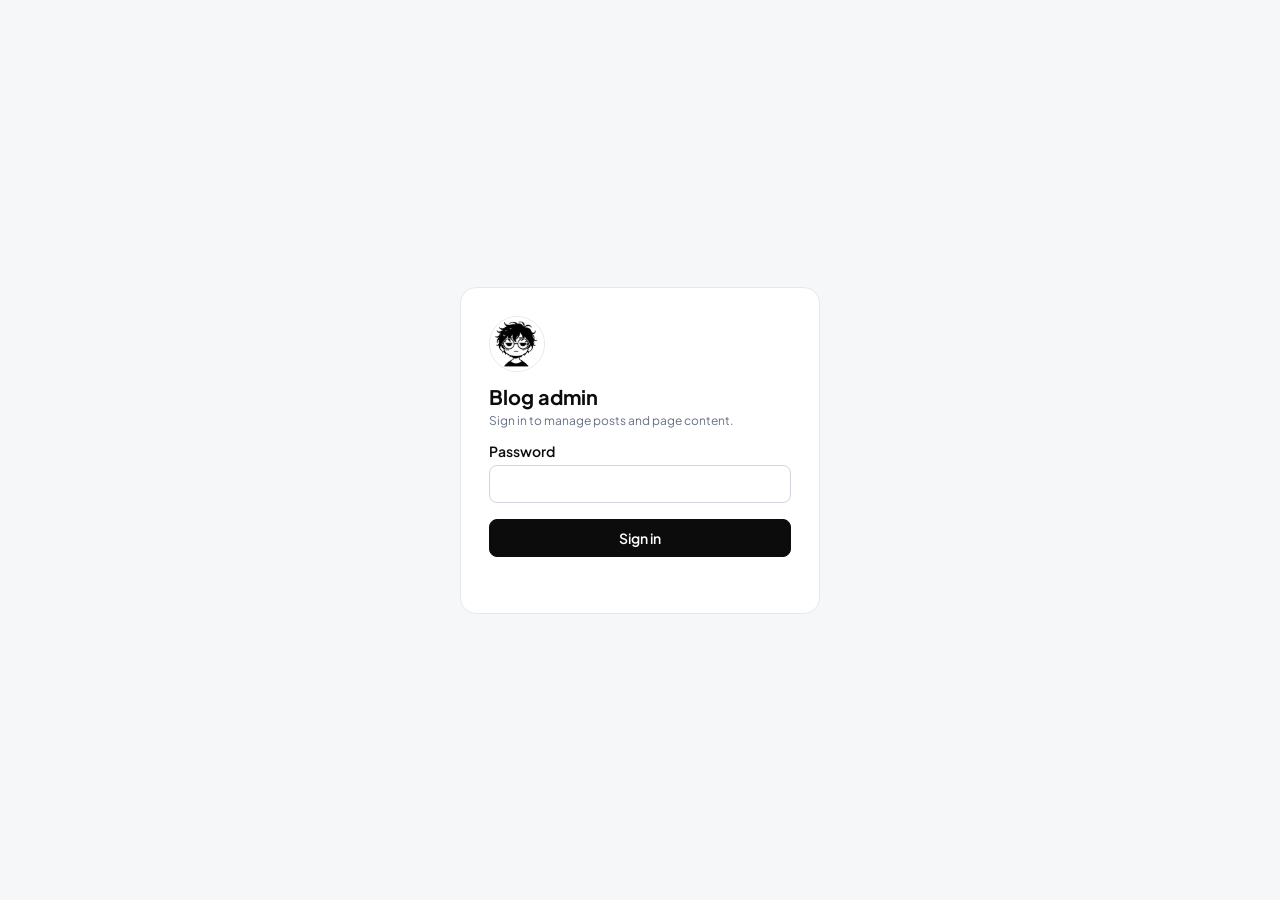
<file: blog-admin.html>
<!DOCTYPE html>
<html lang="en"><head><meta charset="utf-8"><meta name="viewport" content="width=device-width,initial-scale=1,viewport-fit=cover">
<meta name="robots" content="noindex,nofollow"><title>Blog admin</title>
<link href="https://fonts.googleapis.com/css2?family=Plus+Jakarta+Sans:wght@400;500;600;700;800&display=swap" rel="stylesheet">
<style>
:root{--ink:#0c0c0c;--mut:#667085;--line:#e6e8ec;--bg:#f6f7f9}
*{box-sizing:border-box;margin:0}
body{font-family:'Plus Jakarta Sans',system-ui,sans-serif;background:var(--bg);color:var(--ink);font-size:14px}
button,input,select,textarea{font:inherit}
.btn{background:var(--ink);color:#fff;border:1px solid var(--ink);border-radius:8px;padding:9px 16px;font-weight:600;cursor:pointer;display:inline-block;text-decoration:none}
.btn.s{background:#fff;color:var(--ink);border-color:var(--line)}.btn.d{background:#fff;color:#b42318;border-color:#fda29b}.btn.sm{padding:5px 10px;font-size:12px}
input,select,textarea{width:100%;border:1px solid #d0d5dd;border-radius:8px;padding:9px 11px;background:#fff}
textarea{min-height:90px;resize:vertical}label{display:block;font-weight:600;margin:14px 0 5px}.hint{color:var(--mut);font-size:12px;font-weight:400}
#login{min-height:100vh;display:grid;place-items:center;padding:20px}
.box{background:#fff;border-radius:16px;padding:28px;width:100%;max-width:360px;border:1px solid var(--line)}
.box h1{font-size:20px;margin-bottom:4px}.err{color:#b42318;margin-top:10px;min-height:18px}
header{background:#fff;border-bottom:1px solid var(--line);padding:12px 20px;display:flex;gap:16px;align-items:center;flex-wrap:wrap}
.lg{width:32px;height:32px;border-radius:50%;border:1px solid var(--line);object-fit:cover;display:block}
header b{font-size:16px;margin-right:8px}
.tabs{display:flex;gap:4px;flex-wrap:wrap;flex:1}.tabs button{background:none;border:0;padding:8px 12px;border-radius:8px;font-weight:600;color:var(--mut);cursor:pointer}
.tabs button.on{background:var(--ink);color:#fff}
main{max-width:860px;margin:24px auto;padding:0 16px}
.panel{background:#fff;border:1px solid var(--line);border-radius:16px;padding:22px}
.row{display:flex;gap:12px;align-items:center;padding:12px 0;border-bottom:1px solid var(--line)}.row:last-child{border:0}
.row img,.row .ph{width:64px;height:44px;border-radius:8px;object-fit:cover;background:#e5e7eb;flex:none}
.row .t{flex:1;min-width:0}.row .t b{display:block;white-space:nowrap;overflow:hidden;text-overflow:ellipsis}.row .t span{color:var(--mut);font-size:12px}
.pill{background:#eef2ff;color:#3538cd;border-radius:99px;padding:2px 8px;font-size:11px;font-weight:600}
.two{display:grid;grid-template-columns:1fr 1fr;gap:12px}.prev{margin-top:8px;max-height:140px;border-radius:10px;display:block}
.top{display:flex;justify-content:space-between;align-items:center;margin-bottom:6px}.top h2{font-size:18px}
#toast{position:fixed;bottom:20px;left:50%;transform:translateX(-50%);background:var(--ink);color:#fff;padding:10px 18px;border-radius:99px;opacity:0;transition:.2s;pointer-events:none}
#toast.on{opacity:1}[hidden]{display:none!important}
@media(max-width:560px){.two{grid-template-columns:1fr}}

/* ---- Mobile / iPhone 12 (390x844) ---- */
html{-webkit-text-size-adjust:100%;overflow-x:hidden}body{overflow-x:hidden;min-height:100vh;min-height:100dvh;word-break:break-word}
img,iframe,video{max-width:100%}
.btn,.tabs button,button{touch-action:manipulation;-webkit-tap-highlight-color:transparent}
@media(max-width:768px){
 header{position:sticky;top:0;z-index:20;padding:10px 14px;padding-top:calc(10px + env(safe-area-inset-top));padding-left:calc(14px + env(safe-area-inset-left));padding-right:calc(14px + env(safe-area-inset-right));gap:8px 10px;flex-wrap:wrap}
 header b{flex:1;margin:0;font-size:15px}
 header>.btn{min-height:36px;display:inline-flex;align-items:center}
 .tabs{order:5;flex:0 0 100%;flex-wrap:nowrap;overflow-x:auto;-webkit-overflow-scrolling:touch;scrollbar-width:none;gap:6px;margin:2px -14px 0;padding:2px 14px 4px}
 .tabs::-webkit-scrollbar{display:none}
 .tabs button{flex:none;white-space:nowrap;min-height:40px;padding:8px 14px;background:#f2f4f7}
 .tabs button.on{background:var(--ink)}
 main{margin:14px auto;padding:0 12px;padding-left:max(12px,env(safe-area-inset-left));padding-right:max(12px,env(safe-area-inset-right));padding-bottom:calc(24px + env(safe-area-inset-bottom))}
 .panel{padding:16px;border-radius:14px}
 .top{gap:10px}.top h2{font-size:17px}
 input,select,textarea{font-size:16px;padding:11px 12px;min-height:44px}
 textarea{min-height:110px}
 input[type=file]{padding:9px;font-size:14px}
 input[type=datetime-local]{-webkit-appearance:none;appearance:none;min-height:44px;display:block}
 label{margin:16px 0 6px}
 .btn{min-height:44px;padding:10px 16px;text-align:center}
 .btn.sm{min-height:40px;padding:8px 14px;font-size:13px}
 .row{flex-wrap:wrap;gap:8px 10px;padding:14px 0}
 .row img,.row .ph{width:72px;height:52px}
 .row .t{flex:1 1 calc(100% - 90px)}
 .row .t b{white-space:normal;display:-webkit-box;-webkit-line-clamp:2;-webkit-box-orient:vertical}
 .row .pill{order:3}
 .row .btn{order:4;flex:1 1 0;min-width:0;display:inline-flex;align-items:center;justify-content:center}
 .prev{max-width:100%;height:auto}
 #toast{bottom:calc(20px + env(safe-area-inset-bottom));max-width:calc(100% - 28px);width:max-content;text-align:center;border-radius:14px;font-size:13px;z-index:50}
 #login{padding:20px;padding-top:calc(20px + env(safe-area-inset-top));padding-bottom:calc(20px + env(safe-area-inset-bottom))}
 .box{padding:22px}
 #aiw .btn{flex:1 1 100%}
}
@media(max-width:420px){
 .top{flex-wrap:wrap}
 #sp,[data-go=posts].btn.s{flex:1}
 .panel div[style*="display:flex"]{flex-wrap:wrap}
}
</style></head><body>
<div id="login"><form class="box" id="lf"><img class="lg" alt="" style="width:56px;height:56px;margin-bottom:12px"><h1>Blog admin</h1><p class="hint">Sign in to manage posts and page content.</p>
<label for="lp">Password</label><input id="lp" type="password" autocomplete="current-password" required>
<button class="btn" style="width:100%;margin-top:16px">Sign in</button><p class="err" id="le"></p></form></div>
<div id="app" hidden>
<header><img class="lg" alt=""><b>Blog admin</b><div class="tabs" id="tabs"></div><a class="btn s sm" href="blog.html" target="_blank">View blog</a><button class="btn s sm" id="out">Sign out</button></header>
<main id="main"></main></div><div id="toast"></div>
<script>
// Paste the same Apps Script web app URL (ends in /exec) as in blog.html. Leave empty for local demo mode.
const APPS_URL='https://script.google.com/macros/s/AKfycbw8AZmKEtGurjbcpqe0DPgAeBfL_8t5EVOtWZMo_-jjqLBpv9IFsRHVLtcIQ-wevI_j/exec';
const LOGO='[data-uri]';
document.head.insertAdjacentHTML('beforeend','<link rel="icon" href="'+LOGO+'">');
document.querySelectorAll('.lg').forEach(e=>e.src=LOGO);
const LIVE=!!APPS_URL;
const DEMO_PW='admin123'; // demo mode only
const DEF={brand:{name:'Nahid',role:'Computer science and business analytics engineer. I write about building software and turning data into decisions.'},listTitle:'Recent posts',
 hero:{label:'Welcome',title:'Notes on code, data and the decisions they support',text:'I’m a computer science and business analytics engineer. Here I write about what I build, what I learn and what I get wrong along the way.',image:'',link:'#posts'},
 cta:{title:'Let’s work on something together',text:'Open to internships, data projects and collaborations.',b1:'Email me',b1Link:'index.html#contact',b2:'See my projects',b2Link:'index.html#projects'},
 footer:{copy:'© 2026 All rights reserved.',socials:{github:'',linkedin:'',x:'',youtube:'',facebook:'',instagram:'',email:''}}};
const SPEC={
 hero:[['hero.image','Banner image','img'],['hero.label','Label above the headline'],['hero.title','Headline'],['hero.text','Description','area'],['hero.link','Arrow button link','','Leave empty to hide the arrow']],
 sect:[['brand.name','Your name or blog name'],['brand.role','Short bio in the footer','area'],['listTitle','Posts section title'],['cta.title','Call-to-action title'],['cta.text','Call-to-action text'],['cta.b1','Button 1 text'],['cta.b1Link','Button 1 link'],['cta.b2','Button 2 text'],['cta.b2Link','Button 2 link']],
 foot:[['footer.copy','Copyright text'],...['github','linkedin','x','youtube','facebook','instagram','email'].map(k=>['footer.socials.'+k,(k==='x'?'X':k[0].toUpperCase()+k.slice(1))+(k==='email'?' address':' URL'),'','Leave empty to hide'])]};
const TABS=[['posts','Posts'],['edit','New post'],['hero','Hero banner'],['sect','Site & section texts'],['foot','Footer & socials'],['ai','AI prompts'],['acct','Account']];
const $=s=>document.querySelector(s);
const esc=s=>String(s??'').replace(/[&<>"']/g,c=>({'&':'&amp;','<':'&lt;','>':'&gt;','"':'&quot;',"'":'&#39;'}[c]));
const get=(o,p)=>p.split('.').reduce((a,k)=>a?.[k],o);
const put=(o,p,v)=>{const k=p.split('.');let a=o;k.slice(0,-1).forEach(x=>a=a[x]=a[x]||{});a[k.pop()]=v};
const merge=(a,b)=>{for(const k in b)a[k]=b[k]&&typeof b[k]==='object'?merge(a[k]||{},b[k]):b[k];return a};
const yt=u=>(String(u||'').match(/(?:v=|youtu\.be\/|embed\/|shorts\/)([\w-]{11})/)||[])[1];
const toLocalInput=iso=>{const d=new Date(iso);d.setMinutes(d.getMinutes()-d.getTimezoneOffset());return d.toISOString().slice(0,16)};
const toast=m=>{const t=$('#toast');t.textContent=m;t.classList.add('on');setTimeout(()=>t.classList.remove('on'),2200)};
let tok=sessionStorage.getItem('bg_tok')||'',posts=[],S=JSON.parse(JSON.stringify(DEF)),cur=null;
const authed=()=>LIVE?!!tok:sessionStorage.getItem('bg_ok')==='1';
const pw=()=>localStorage.getItem('bg_admin_pw')||DEMO_PW;
// Apps Script expects a plain-text POST body (avoids browser preflight)
async function call(action,data={}){
 const r=await fetch(APPS_URL,{method:'POST',body:JSON.stringify({action,token:tok,...data})});
 const d=await r.json();
 if(!d.ok){if(/expired/i.test(d.error||'')){sessionStorage.clear();toast(d.error);setTimeout(()=>location.reload(),1200)}throw new Error(d.error||'Request failed')}
 return d}
async function fetchAll(){
 if(LIVE){const d=await call('list');posts=d.posts||[];if(d.settings)merge(S,d.settings)}
 else{posts=JSON.parse(localStorage.getItem('bg_blog_posts')||'[]');const s=localStorage.getItem('bg_blog_settings');if(s)merge(S,JSON.parse(s))}}
const saveSettings=async()=>LIVE?call('saveSettings',{settings:S}):localStorage.setItem('bg_blog_settings',JSON.stringify(S));
async function savePost(p){
 if(LIVE){await call('savePost',{post:p});await fetchAll()}
 else{if(p.id)posts=posts.map(x=>x.id===p.id?p:x);else posts.unshift({...p,id:'p'+Date.now()});localStorage.setItem('bg_blog_posts',JSON.stringify(posts))}}
async function delPost(id){
 if(LIVE){await call('deletePost',{id});await fetchAll()}
 else{posts=posts.filter(x=>x.id!==id);localStorage.setItem('bg_blog_posts',JSON.stringify(posts))}}
const shrink=f=>new Promise(r=>{const i=new Image();i.onload=()=>{const s=Math.min(1,1400/i.width),c=document.createElement('canvas');c.width=i.width*s;c.height=i.height*s;c.getContext('2d').drawImage(i,0,0,c.width,c.height);r(c.toDataURL('image/jpeg',.82))};i.src=URL.createObjectURL(f)});
async function upload(f){
 const u=await shrink(f);
 if(!LIVE)return u;
 return (await call('upload',{data:u.split(',')[1],name:f.name.replace(/\.\w+$/,'')+'.jpg',type:'image/jpeg'})).url}
function field(p,label,kind,hint,v){
 const id='f_'+p.replace(/\./g,'_');
 if(kind==='area')return`<label for="${id}">${label}</label><textarea id="${id}" data-p="${p}">${esc(v)}</textarea>`;
 if(kind==='img')return`<label for="${id}">${label} <span class="hint">upload a file or paste a link</span></label><input id="${id}" data-p="${p}" value="${esc(v)}" placeholder="https://…"><input type="file" accept="image/*" data-for="${id}" style="margin-top:6px"><img class="prev" id="${id}_pv" ${v?`src="${esc(v)}"`:'hidden'} alt="">`;
 return`<label for="${id}">${label} ${hint?`<span class="hint">${hint}</span>`:''}</label><input id="${id}" data-p="${p}" value="${esc(v)}">`}
function view(v){
 document.querySelectorAll('#tabs button').forEach(b=>b.classList.toggle('on',b.dataset.v===v));
 const m=$('#main');
 if(v==='posts'){m.innerHTML=`<div class="panel"><div class="top"><h2>Posts (${posts.length})</h2><button class="btn" data-go="new">New post</button></div>${posts.map(p=>{const t=p.image_url||(yt(p.youtube_url)?`https://img.youtube.com/vi/${yt(p.youtube_url)}/default.jpg`:'');return`<div class="row">${t?`<img src="${esc(t)}" alt="">`:'<div class="ph"></div>'}<div class="t"><b>${esc(p.title)}</b><span>${new Date(p.published_at).toLocaleString('en-GB',{dateStyle:'medium',timeStyle:'short'})} · ${esc(p.category||'No category')}</span></div>${new Date(p.published_at)>new Date()?'<span class="pill" style="background:#fef3c7;color:#92400e">Scheduled</span>':''}<span class="pill">${esc(p.type)}</span><button class="btn s sm" data-edit="${esc(p.id)}">Edit</button><button class="btn d sm" data-del="${esc(p.id)}">Delete</button></div>`}).join('')||'<p class="hint" style="padding:20px 0">No posts yet. Add your first one.</p>'}</div>`}
 else if(v==='edit'){const p=cur||{type:'article',published_at:new Date().toISOString()};
  m.innerHTML=`<div class="panel"><div class="top"><h2>${p.id?'Edit post':'New post'}</h2></div>
  <div class="two"><div><label for="p_type">Post type</label><select id="p_type"><option value="article">Article</option><option value="video">Video</option><option value="podcast">Podcast</option></select></div><div><label for="p_date">Publish date and time <span class="hint">a future time schedules the post</span></label><input type="datetime-local" id="p_date" value="${toLocalInput(p.published_at)}"></div></div>
  <label for="p_cat">Category <span class="hint">becomes a filter on the blog, e.g. Computer science, Analytics, Career</span></label><input id="p_cat" list="cats" value="${esc(p.category)}"><datalist id="cats">${[...new Set(posts.map(x=>x.category).filter(Boolean))].map(c=>`<option value="${esc(c)}">`).join('')}</datalist>
  <label for="p_title">Title</label><input id="p_title" value="${esc(p.title)}">
  <label for="p_ex">Short description <span class="hint">shown on the card</span></label><textarea id="p_ex" style="min-height:60px">${esc(p.excerpt)}</textarea>
  <label for="p_ct">Full post <span class="hint">blank line = new paragraph</span></label><textarea id="p_ct" style="min-height:180px">${esc(p.content)}</textarea>
  <label for="p_au">Author</label><input id="p_au" value="${esc(p.author||S.brand.name)}">
  ${field('image_url','Cover image','img','',p.image_url||'')}
  <label for="p_yt">YouTube link <span class="hint">optional. Turns the card into a video card with a play button</span></label><input id="p_yt" value="${esc(p.youtube_url)}" placeholder="https://www.youtube.com/watch?v=…">
  <div style="margin-top:20px;display:flex;gap:8px"><button class="btn" id="sp">${p.id?'Save changes':'Publish post'}</button><button class="btn s" data-go="posts">Cancel</button></div></div>`;
  $('#p_type').value=p.type||'article'}
 else if(v==='ai'){m.innerHTML=`<div class="panel" id="aiw"><div class="top"><h2>AI prompt builder</h2></div><p class="hint">Pick a template, fill in the details, copy the prompt into any AI model, then paste its answer into New post (Title, Short description, Category and Post match the form fields).</p>
  <label for="ai_t">Template (20)</label><select id="ai_t">${Object.entries(CATS).map(([c,n])=>`<optgroup label="${n}">${TPL.map((t,i)=>t[0]===c?`<option value="${i}">${esc(t[1])}</option>`:'').join('')}</optgroup>`).join('')}</select>
  <div id="ai_f">${aiFields(0)}</div>
  <div class="two"><div><label for="ai_aud">Audience</label><input id="ai_aud" value="university students and early-career engineers"></div><div><label for="ai_lang">Language</label><input id="ai_lang" value="English"></div>
  <div><label for="ai_tone">Tone</label><select id="ai_tone"><option>friendly and clear</option><option>professional</option><option>conversational</option><option>academic but readable</option></select></div>
  <div><label for="ai_len">Length</label><select id="ai_len"><option>600</option><option selected>900</option><option>1300</option><option>1800</option></select></div>
  <div><label for="ai_voice">Voice</label><select id="ai_voice"><option>first person (I)</option><option>neutral, no first person</option></select></div></div>
  <label for="ai_out">Your prompt</label><textarea id="ai_out" style="min-height:280px" readonly></textarea>
  <div style="margin-top:12px;display:flex;gap:8px;flex-wrap:wrap"><button class="btn" id="aic">Copy prompt</button><a class="btn s" href="https://claude.ai/new" target="_blank" rel="noopener">Open Claude</a><a class="btn s" href="https://chatgpt.com/" target="_blank" rel="noopener">Open ChatGPT</a><a class="btn s" href="https://gemini.google.com/app" target="_blank" rel="noopener">Open Gemini</a></div></div>`;aiBuild()}
 else if(v==='acct'){m.innerHTML=`<div class="panel"><div class="top"><h2>Change password</h2></div>${LIVE?'':'<p class="hint">Demo mode: stored in this browser only. Connect the Apps Script for real protection.</p>'}<label for="np">New password <span class="hint">at least 8 characters</span></label><input id="np" type="password" autocomplete="new-password"><div style="margin-top:16px"><button class="btn" id="spw">Update password</button></div></div>`}
 else{const T={hero:'Hero banner',sect:'Site & section texts',foot:'Footer & socials'}[v];
  m.innerHTML=`<div class="panel"><div class="top"><h2>${T}</h2></div><div id="sf">${SPEC[v].map(f=>field(f[0],f[1],f[2],f[3],get(S,f[0])??'')).join('')}</div><div style="margin-top:20px"><button class="btn" id="ss">Save changes</button></div></div>`}}
document.addEventListener('click',async e=>{
 const t=e.target.closest('button');if(!t)return;
 try{
 if(t.dataset.v){if(t.dataset.v==='edit')cur=null;view(t.dataset.v)}
 else if(t.dataset.go){cur=null;view(t.dataset.go==='new'?'edit':'posts')}
 else if(t.dataset.edit){cur=posts.find(p=>String(p.id)===t.dataset.edit);view('edit')}
 else if(t.dataset.del){if(confirm('Delete this post? This cannot be undone.')){await delPost(t.dataset.del);toast('Deleted');view('posts')}}
 else if(t.id==='sp'){
  const title=$('#p_title').value.trim();if(!title)return toast('Add a title first');
  const y=$('#p_yt').value.trim();if(y&&!yt(y))return toast('That YouTube link looks wrong');
  const type=$('#p_type').value;t.disabled=true;
  try{await savePost({id:cur?.id,type:y&&type==='article'?'video':type,category:$('#p_cat').value.trim(),title,excerpt:$('#p_ex').value.trim(),content:$('#p_ct').value,author:$('#p_au').value.trim(),image_url:$('#f_image_url').value.trim(),youtube_url:y,published_at:new Date($('#p_date').value||Date.now()).toISOString()})}finally{t.disabled=false}
  const fut=new Date($('#p_date').value)>new Date();cur=null;toast(fut?'Scheduled':'Published');view('posts')}
 else if(t.id==='ss'){document.querySelectorAll('#sf [data-p]').forEach(i=>put(S,i.dataset.p,i.value.trim()));await saveSettings();toast('Saved')}
 else if(t.id==='spw'){const n=$('#np').value;if(n.length<8)return toast('Use at least 8 characters');
  if(LIVE)await call('changePassword',{newPassword:n});else localStorage.setItem('bg_admin_pw',n);$('#np').value='';toast('Password updated')}
 else if(t.id==='aic'){const o=$('#ai_out');try{await navigator.clipboard.writeText(o.value)}catch{o.select();document.execCommand('copy')}toast('Prompt copied')}
 else if(t.id==='out'){sessionStorage.clear();location.reload()}
 }catch(err){toast('Something went wrong: '+String(err.message).slice(0,80))}});
document.addEventListener('change',async e=>{
 const f=e.target;if(!f.dataset.for||!f.files[0])return;
 try{toast('Uploading…');const u=await upload(f.files[0]);const i=document.getElementById(f.dataset.for);i.value=u;const pv=document.getElementById(f.dataset.for+'_pv');pv.src=u;pv.hidden=false;toast('Image added')}catch(err){toast('Upload failed. Check the script deployment.')}});
document.addEventListener('input',aiEv);document.addEventListener('change',aiEv);
document.addEventListener('input',e=>{if(e.target.id==='p_date'&&!cur?.id)$('#sp').textContent=new Date(e.target.value)>new Date()?'Schedule post':'Publish post';if(e.target.dataset.p){const pv=document.getElementById(e.target.id+'_pv');if(pv){pv.src=e.target.value;pv.hidden=!e.target.value}}});
// ---- AI prompt templates: [category, name, 'key:Label:placeholder|…', prompt with {key}] ----
const CATS={tech:'Tech',sch:'Scholarships',ms:'Masters programs',pr:'Projects',news:'News',th:'Thesis'};
const TPL=[
['tech','Explain a concept','topic:Topic:e.g. vector databases','Write an explainer on "{topic}". Give a plain-language definition, how it works, one real-world example, common mistakes, and when to use it or not.'],
['tech','Step-by-step tutorial','topic:What to build or learn:e.g. a REST API with FastAPI|stack:Tools and versions:e.g. Python 3.12, PostgreSQL','Write a hands-on tutorial on "{topic}" using {stack}. Include prerequisites, numbered steps with short code shown as plain text, how to test it, and troubleshooting tips. Check that commands and package versions are current.'],
['tech','Compare two technologies','a:Option A:e.g. Power BI|b:Option B:e.g. Tableau|use:Use case:e.g. company dashboards','Compare {a} and {b} for {use}. Cover cost, learning curve, performance, ecosystem and limits, then give a clear recommendation for different situations.'],
['tech','Latest trends in a field','field:Field:e.g. generative AI for analytics|focus:Focus (optional):e.g. tools to learn this year','Write about the most important recent developments in {field}, focusing on {focus}. Separate real shifts from hype and say what a student or junior engineer should learn next.'],
['sch','Scholarship guide','name:Scholarship:e.g. Chevening|country:Country or provider:e.g. United Kingdom','Write a complete guide to the {name} scholarship ({country}). Cover who can apply, what it pays for, the current application window, required documents, selection steps and common reasons applicants are rejected. Point every deadline to the official page.'],
['sch','Open scholarships roundup','level:Study level:e.g. masters|field:Field or country:e.g. computer science in Europe|n:How many:e.g. 8','Write a roundup of {n} scholarships that are open now or opening soon for {level} students in {field}. For each, give the provider, benefits, eligibility, deadline and official link. Skip any that have closed.'],
['sch','Application tips','name:Scholarship:e.g. DAAD|background:Applicant background:e.g. CS graduate, 2 years of experience','Write practical advice on winning the {name} scholarship for this applicant: {background}. Cover the motivation letter, recommendation letters, CV, interview and a month-by-month timeline.'],
['ms','Program review','program:Program:e.g. MSc Data Science|uni:University:e.g. TU Munich','Write a review of the {program} at {uni}. Cover curriculum, admission requirements, tuition and living costs, language needs, funding, career outcomes and who it suits.'],
['ms','Compare programs or countries','field:Field:e.g. business analytics|places:Countries or universities:e.g. Germany, Netherlands, Canada','Compare masters programs in {field} across {places}. Use the same criteria for each: tuition, duration, entry requirements, scholarships, job market and post-study visa options.'],
['ms','Admission roadmap','field:Field:e.g. computer science|country:Country:e.g. Germany|background:Your background:e.g. final-year BSc student','Write an admission roadmap for a masters in {field} in {country} for someone with this background: {background}. Give a month-by-month plan covering language tests, documents, applications, funding and visa.'],
['pr','Project ideas','area:Skill or area:e.g. SQL and Power BI|level:Level:e.g. beginner to intermediate|n:How many:e.g. 10','Suggest {n} project ideas in {area} for {level} learners. For each, give the goal, data sources, tools, expected output, difficulty and what it shows to employers.'],
['pr','Project write-up','name:Project name:|what:What it does:|stack:Tech stack:|results:Results or lessons:','Write a case study of my project "{name}" using only these facts. What it does: {what}. Stack: {stack}. Results and lessons: {results}. Explain the problem, my approach, key decisions, challenges and what I would improve. Do not add features or numbers I did not give you.'],
['pr','Build walkthrough','name:Project:e.g. sales dashboard|stack:Stack:e.g. Python, SQL, Streamlit|steps:Main steps (optional):','Write a walkthrough of how to build "{name}" with {stack}. Main steps: {steps}. Explain the design choices, show key snippets as plain text and end with ideas to extend it.'],
['news','News summary','topic:Topic:e.g. AI regulation|days:Past how many days:e.g. 7','Summarize the most important news about {topic} from the past {days} days. Group stories by theme, give the date and source of each, and explain in one line why it matters.'],
['news','News analysis','event:Event or announcement:|who:Who it affects:e.g. students and junior developers','Explain what "{event}" means for {who}. Cover what happened, background, likely effects, different viewpoints and what readers could do about it.'],
['news','Weekly digest','field:Field:e.g. data and analytics|n:Number of items:e.g. 5','Write a weekly digest for {field} with the {n} most useful items from the past 7 days: news, tools, research or opportunities. Give each a short summary, date, source and why it is worth reading.'],
['th','Thesis topic ideas','field:Field:e.g. business analytics|level:Level:e.g. masters|interest:Interests:e.g. retail forecasting, NLP','Suggest 8 thesis topics in {field} for a {level} student interested in {interest}. For each give the research question, possible data, method, feasibility and why it is timely now.'],
['th','Literature review overview','topic:Topic:|years:Years to focus on:e.g. 2020 to now','Write an overview of the research on "{topic}" from {years}. Cover main themes, key findings, open debates and research gaps. Name only papers you can verify and give links or DOIs.'],
['th','Choosing a research method','topic:Research topic:|data:Data you have or can get:','Explain how to choose a research method for a thesis on "{topic}" given this data: {data}. Compare quantitative, qualitative and mixed approaches, name suitable statistical or ML methods, and describe common validity threats.'],
['th','Share my thesis','title:Thesis title:|findings:Main findings:|method:Method and data:','Write a reader-friendly post about my thesis "{title}" using only these facts. Method and data: {method}. Findings: {findings}. Explain the question, why it matters, how I did it, what I found, limits and next steps in plain language. Do not invent results.']];
const aiFields=i=>TPL[i][2].split('|').map(f=>f.split(':')).map(([k,l,p])=>`<label for="a_${k}">${l}</label><input id="a_${k}" placeholder="${esc(p)}">`).join('');
function aiBuild(){
 const t=TPL[$('#ai_t').value];let body=t[3];
 t[2].split('|').forEach(f=>{const k=f.split(':')[0];body=body.split('{'+k+'}').join($('#a_'+k).value.trim()||'(choose a sensible option)')});
 const today=new Date().toLocaleDateString('en-GB',{day:'numeric',month:'long',year:'numeric'});
 $('#ai_out').value=`You are helping me write a post for my personal blog. I am a computer science and business analytics engineer${S.brand.name?' ('+S.brand.name+')':''}.

Today's date is ${today}. If you can browse or search the web, base the post on the most recent reliable sources, with official sites first. If you cannot verify something, say so instead of guessing. Never invent deadlines, fees, rankings, quotes, papers or statistics.

TASK
${body}

AUDIENCE: ${$('#ai_aud').value}
TONE: ${$('#ai_tone').value}
LENGTH: about ${$('#ai_len').value} words
LANGUAGE: ${$('#ai_lang').value}
VOICE: ${$('#ai_voice').value}

FORMAT (plain text only, no markdown symbols, no emojis, no tables):
Title: one line, under 70 characters
Short description: under 160 characters, for the blog card
Category: one of Computer science, Analytics, Career, Scholarships, Masters, Projects, News, Thesis
Post: short paragraphs separated by one blank line. A heading is a short line on its own with a blank line before and after it.
Sources: every link you used, with the date you checked it. Keep links out of the post text.
Check before publishing: every deadline, fee, date or number I should confirm on the official page.`}
function aiEv(e){if(!e.target.closest('#aiw'))return;if(e.target.id==='ai_t')$('#ai_f').innerHTML=aiFields(+e.target.value);aiBuild()}
async function start(){$('#login').hidden=true;$('#app').hidden=false;$('#tabs').innerHTML=TABS.map(t=>`<button data-v="${t[0]}">${t[1]}</button>`).join('');try{await fetchAll()}catch(e){toast('Could not load data. Check APPS_URL.')}view('posts')}
$('#lf').onsubmit=async e=>{e.preventDefault();$('#le').textContent='';const b=e.target.querySelector('button');b.disabled=true;
 try{if(LIVE){const r=await fetch(APPS_URL,{method:'POST',body:JSON.stringify({action:'login',password:$('#lp').value})});const d=await r.json();if(!d.ok)throw 0;tok=d.token;sessionStorage.setItem('bg_tok',tok)}
 else{if($('#lp').value!==pw())throw 0;sessionStorage.setItem('bg_ok','1')}start()}catch{$('#le').textContent='Wrong password, or the script URL is not reachable. Try again.'}b.disabled=false};
if(authed())start();
</script></body></html>
</file>
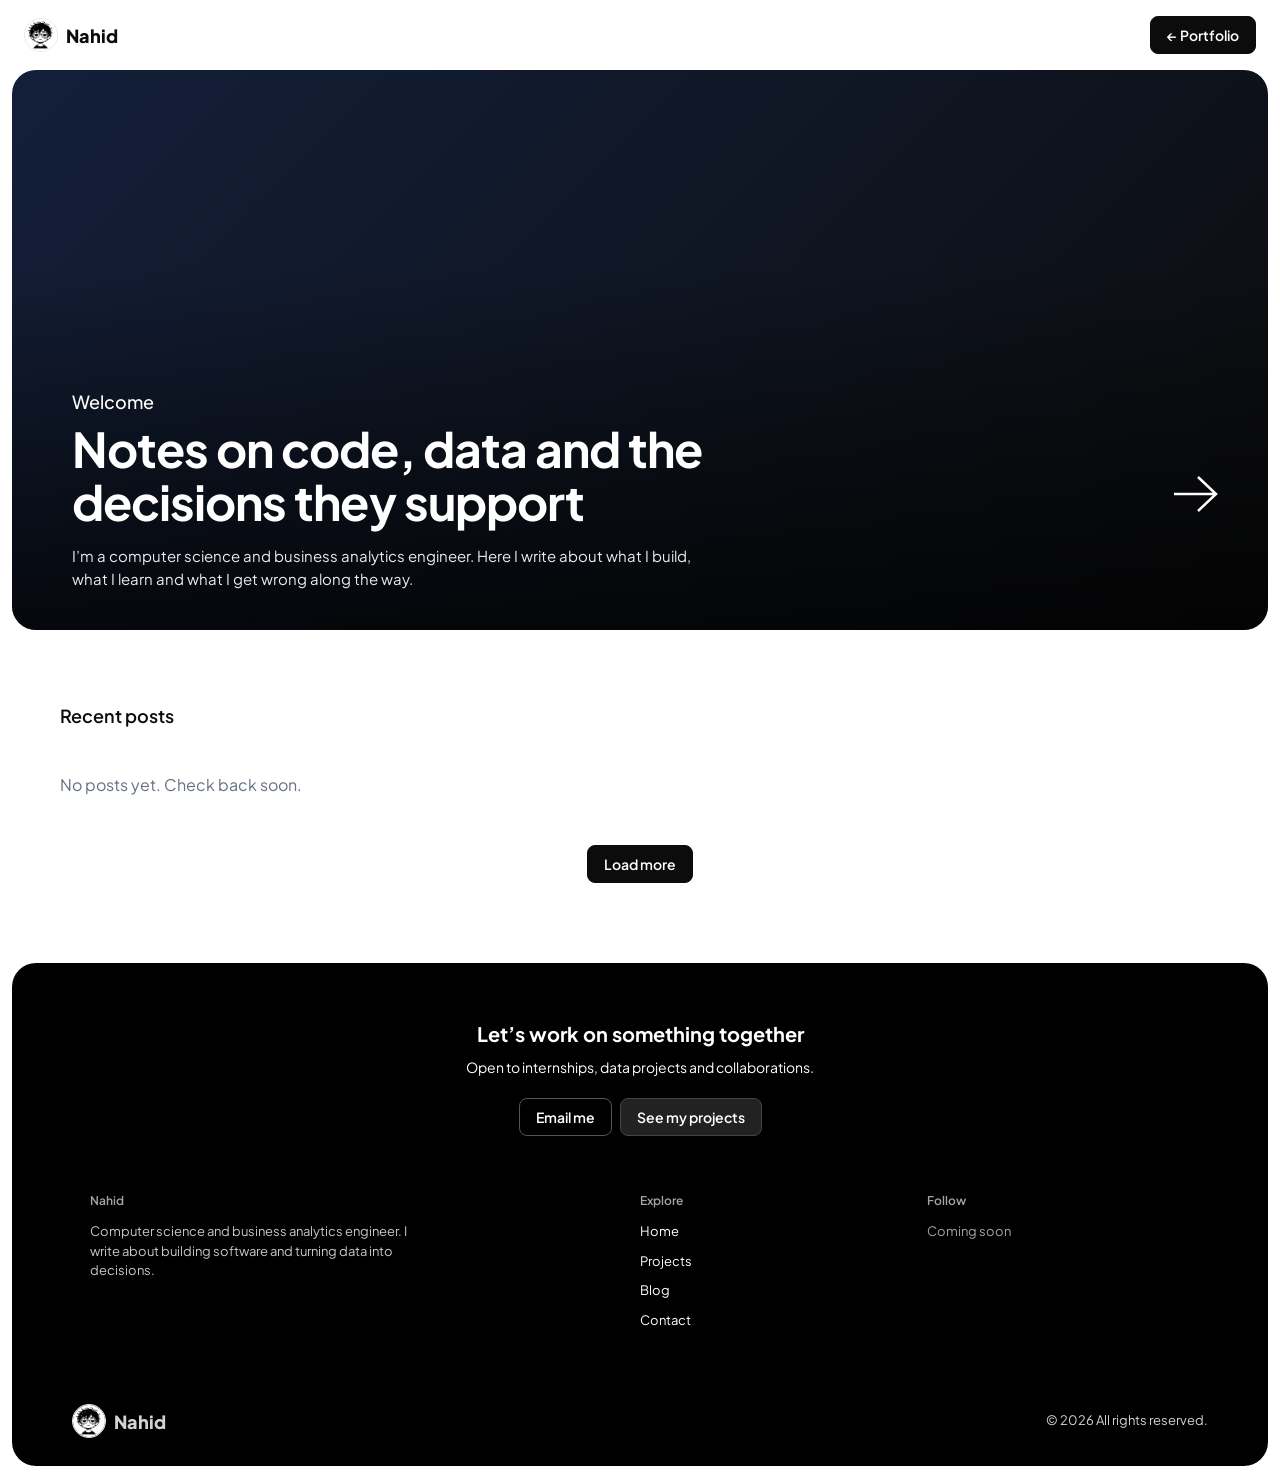
<file: blog.html>
<!DOCTYPE html>
<html lang="en"><head><meta charset="utf-8"><meta name="viewport" content="width=device-width,initial-scale=1,viewport-fit=cover">
<title>Blog</title>
<link href="https://fonts.googleapis.com/css2?family=Plus+Jakarta+Sans:wght@400;500;600;700;800&display=swap" rel="stylesheet">
<style>
:root{--ink:#0c0c0c;--mut:#667085;--line:#e6e8ec;--card:#f3f4f6}
*{box-sizing:border-box;margin:0}
body{font-family:'Plus Jakarta Sans',system-ui,sans-serif;color:var(--ink);background:#fff;line-height:1.5}
a{color:inherit;text-decoration:none}
.btn{display:inline-block;border:1px solid var(--ink);border-radius:8px;padding:9px 16px;font:600 14px 'Plus Jakarta Sans',sans-serif;cursor:pointer}
.dark{background:var(--ink);color:#fff}.ghost{border-color:#555;color:#fff;background:transparent}.light{background:#222;border-color:#444;color:#fff}
.nav{display:flex;align-items:center;justify-content:space-between;padding:16px 24px;max-width:1280px;margin:auto}
.logo{display:flex;align-items:center;gap:8px;font-weight:800;font-size:18px}
.logo img{width:34px;height:34px;border-radius:50%;object-fit:cover;background:#fff;border:1px solid var(--line)}
.logo i{width:26px;height:26px;border-radius:50%;background:var(--ink);color:#fff;display:grid;place-items:center;font:800 14px 'Plus Jakarta Sans',sans-serif;font-style:normal}
.nav nav{display:flex;gap:28px;font-weight:600;font-size:14px}.nav nav a.on{text-decoration:underline;text-underline-offset:6px}
.hero{position:relative;margin:0 12px;border-radius:24px;overflow:hidden;min-height:min(78vh,560px);display:flex;align-items:flex-end;color:#fff;background:linear-gradient(135deg,#14213d,#0c0c0c) center/cover}
.hero:before{content:"";position:absolute;inset:0;background:linear-gradient(to top,rgba(0,0,0,.72),rgba(0,0,0,.05) 65%)}
.hc{position:relative;padding:40px clamp(20px,5vw,60px);max-width:900px}
.hc .lb{font-size:18px;font-weight:500;margin-bottom:8px}.hc h1{font-size:clamp(30px,5vw,48px);line-height:1.1;font-weight:700;letter-spacing:-.02em}
.hc .tx{margin-top:16px;max-width:620px;font-size:15px;opacity:.92}
.arrow{position:absolute;right:clamp(20px,4vw,48px);bottom:clamp(60px,10vw,110px)}
.wrap{max-width:1280px;margin:auto;padding:72px clamp(20px,5vw,60px) 40px}
.wrap h2{font-size:18px;font-weight:600;margin-bottom:16px}
.chips{display:flex;gap:8px;flex-wrap:wrap;margin-bottom:28px}
.chips button{border:1px solid var(--line);background:#fff;border-radius:99px;padding:6px 14px;font:600 13px 'Plus Jakarta Sans',sans-serif;cursor:pointer}
.chips button.on{background:var(--ink);color:#fff;border-color:var(--ink)}
.grid{display:grid;grid-template-columns:repeat(3,1fr);gap:48px 24px}
.card{cursor:pointer;display:block;text-align:left;background:none;border:0;font:inherit;color:inherit;padding:0}
.th{position:relative;aspect-ratio:1.42;border-radius:16px;overflow:hidden;background:linear-gradient(135deg,#dfe5f0,#eef0f2) center/cover}
.th.v:after{content:"";position:absolute;left:50%;top:50%;width:56px;height:56px;margin:-28px;border-radius:50%;background:rgba(255,255,255,.85) url("data:image/svg+xml,%3Csvg xmlns='http://www.w3.org/2000/svg' viewBox='0 0 24 24'%3E%3Cpath d='M9 7l9 5-9 5z'/%3E%3C/svg%3E") center/26px no-repeat}
.card h3{font-size:18px;font-weight:600;margin:20px 0 6px;line-height:1.3}
.card p{color:var(--mut);font-size:13px}
.by{display:flex;align-items:center;gap:8px;margin-top:14px;font-size:12px;color:#344054;font-weight:500}
.by b{width:22px;height:22px;border-radius:50%;background:var(--ink);color:#fff;display:grid;place-items:center;font-size:11px}
.empty{grid-column:1/-1;color:var(--mut)}.more{text-align:center;margin-top:48px}
.foot{background:#000;color:#fff;margin:40px 12px 12px;border-radius:24px;padding:56px clamp(20px,5vw,60px) 28px}
.cta{text-align:center}.cta h2{font-size:20px;font-weight:700}.cta p{margin:8px 0 20px;font-size:14px}.cta .btn{margin:0 4px}
.cols{display:grid;grid-template-columns:2fr 1fr 1fr;gap:24px;margin:56px auto 64px;max-width:1100px;font-size:13px}
.cols h4{font-size:12px;font-weight:600;color:#a0a4ab;margin-bottom:12px}.cols a{display:block;margin-bottom:10px}.cols p{color:#c4c7cd;max-width:320px}
.bar{display:flex;justify-content:space-between;align-items:center;flex-wrap:wrap;gap:12px;font-size:13px;color:#d0d3d8}
.bar .logo i{background:#fff;color:#000}
dialog{border:0;border-radius:20px;max-width:760px;width:calc(100% - 24px);padding:0;max-height:92vh}
dialog::backdrop{background:rgba(0,0,0,.55)}
.rd{padding:24px}.rd .x{float:right;background:var(--card);border:0;border-radius:50%;width:34px;height:34px;cursor:pointer;font-size:18px}
.rd h2{font-size:26px;line-height:1.2;margin:8px 0}.rd .m{color:var(--mut);font-size:13px;margin-bottom:16px}
.rd img,.rd iframe{width:100%;border-radius:14px;margin-bottom:16px;aspect-ratio:16/9;object-fit:cover;border:0}
.rd .bd p{margin-bottom:14px;max-width:68ch}
a:focus-visible,button:focus-visible{outline:2px solid #2563eb;outline-offset:2px}
@media(max-width:900px){.grid{grid-template-columns:repeat(2,1fr)}}
@media(max-width:600px){.grid{grid-template-columns:1fr}.nav nav,.arrow{display:none}.cols{grid-template-columns:1fr 1fr}.cols>:first-child{grid-column:1/-1}}

/* ---- Mobile / iPhone 12 (390x844) ---- */
html{-webkit-text-size-adjust:100%;overflow-x:hidden}body{overflow-x:hidden;word-break:break-word}
img,iframe,video{max-width:100%}
.btn,.chips button,.card{touch-action:manipulation;-webkit-tap-highlight-color:transparent}
@media(max-width:768px){
 .nav{padding:12px 16px;padding-top:calc(12px + env(safe-area-inset-top));padding-left:max(16px,env(safe-area-inset-left));padding-right:max(16px,env(safe-area-inset-right));gap:10px}
 .logo{font-size:16px;min-width:0}.logo .bn{overflow:hidden;text-overflow:ellipsis;white-space:nowrap}
 .nav .btn{white-space:nowrap;flex:none;min-height:40px;display:inline-flex;align-items:center}
 .hero{margin:0 10px;border-radius:20px;min-height:min(70vh,460px)}
 .hc{padding:28px 20px}
 .hc .lb{font-size:15px}.hc h1{font-size:clamp(26px,8vw,36px)}.hc .tx{font-size:14px;margin-top:12px}
 .wrap{padding:40px 16px 24px}
 .chips{flex-wrap:nowrap;overflow-x:auto;-webkit-overflow-scrolling:touch;scrollbar-width:none;margin:0 -16px 22px;padding:0 16px 4px}
 .chips::-webkit-scrollbar{display:none}
 .chips button{flex:none;white-space:nowrap;min-height:40px;padding:8px 16px}
 .grid{gap:32px 16px}
 .card h3{font-size:17px;margin-top:14px}.card p{font-size:14px}
 .more{margin-top:32px}.more .btn,#more{min-height:46px;padding:12px 28px}
 .foot{margin:32px 10px 10px;margin-bottom:calc(10px + env(safe-area-inset-bottom));border-radius:20px;padding:40px 20px 22px}
 .cta .btn{margin:4px;min-height:44px;display:inline-flex;align-items:center;justify-content:center}
 .cols{margin:36px auto 40px;gap:24px 16px}
 .bar{justify-content:center;text-align:center}
 dialog{width:calc(100% - 20px);max-height:88vh;max-height:88dvh;border-radius:18px;overflow-y:auto;-webkit-overflow-scrolling:touch}
 .rd{padding:18px 16px 22px}.rd h2{font-size:22px}
 .rd .x{position:sticky;top:0;z-index:2;width:40px;height:40px}
 .rd .bd{font-size:15px}
}
@media(max-width:600px){
 .grid{grid-template-columns:1fr}
 .cols{grid-template-columns:1fr 1fr}
}
@media(max-width:360px){.cta .btn{display:flex;width:100%;margin:6px 0}}
</style></head><body>
<header class="nav"><a class="logo" href="index.html"><img class="li" alt=""><span class="bn"></span></a>
<a class="btn dark" href="index.html">← Portfolio</a></header>
<main>
<section class="hero" id="hero"><div class="hc"><p class="lb" id="hl"></p><h1 id="ht"></h1><p class="tx" id="hx"></p></div>
<a class="arrow" id="ha" aria-label="Open link"><svg width="48" height="40" viewBox="0 0 48 40" fill="none" stroke="#fff" stroke-width="2.5"><path d="M2 20h42M26 3l18 17-18 17"/></svg></a></section>
<section class="wrap" id="posts"><h2 id="lt"></h2><div class="chips" id="chips"></div><div class="grid" id="grid"></div><div class="more"><button class="btn dark" id="more" hidden>Load more</button></div></section>
</main>
<footer class="foot"><div class="cta"><h2 id="ct"></h2><p id="cx"></p><a class="btn ghost" id="b1"></a><a class="btn light" id="b2"></a></div>
<div class="cols"><div><h4 class="bn"></h4><p id="role"></p></div>
<div><h4>Explore</h4><a href="index.html">Home</a><a href="index.html#projects">Projects</a><a href="blog.html">Blog</a><a href="index.html#contact">Contact</a></div>
<div><h4>Follow</h4><span id="soc"></span></div></div>
<div class="bar"><a class="logo" href="index.html"><img class="li" alt=""><span class="bn"></span></a><span id="copy"></span></div></footer>
<dialog id="dlg"><div class="rd" id="rd"></div></dialog>
<script>
// Paste your Apps Script web app URL (ends in /exec). Leave empty to preview with demo data.
const APPS_URL='https://script.google.com/macros/s/AKfycbxVvNxI-bXLQDbe8OwC61lCa_WUIDNoWLewcQ2vPzLBe-7StFlkO1HbkB5D18NuTGid/exec';
const LOGO='[data-uri]';
document.head.insertAdjacentHTML('beforeend','<link rel="icon" href="'+LOGO+'">');
const LIVE=!!APPS_URL,PER=9;
const DEF={brand:{name:'Nahid',role:'Computer science and business analytics engineer. I write about building software and turning data into decisions.'},listTitle:'Recent posts',
 hero:{label:'Welcome',title:'Notes on code, data and the decisions they support',text:'I’m a computer science and business analytics engineer. Here I write about what I build, what I learn and what I get wrong along the way.',image:'',link:'#posts'},
 cta:{title:'Let’s work on something together',text:'Open to internships, data projects and collaborations.',b1:'Email me',b1Link:'index.html#contact',b2:'See my projects',b2Link:'index.html#projects'},
 footer:{copy:'© 2026 All rights reserved.',socials:{github:'',linkedin:'',x:'',youtube:'',facebook:'',instagram:'',email:''}}};
const SEED=[['Computer science','SQL window functions I actually use','Running totals, rankings and gaps in time series, with queries you can copy.'],['Analytics','Power BI or Python for reporting?','A practical way to choose, based on who reads the report.'],['Career','What I learned in my first analytics project','Messy data, unclear questions, and how I handled both.'],['Computer science','Big-O without the textbook','Reading complexity from code you already wrote.']].map((x,i)=>({id:'d'+i,category:x[0],type:'article',title:x[1],excerpt:x[2],content:x[2],author:'Nahid',published_at:new Date(Date.now()-i*864e5*3).toISOString()}));
const $=s=>document.querySelector(s),$$=s=>[...document.querySelectorAll(s)];
const esc=s=>String(s??'').replace(/[&<>"']/g,c=>({'&':'&amp;','<':'&lt;','>':'&gt;','"':'&quot;',"'":'&#39;'}[c]));
const merge=(a,b)=>{for(const k in b)a[k]=b[k]&&typeof b[k]==='object'?merge(a[k]||{},b[k]):b[k];return a};
const yt=u=>(String(u||'').match(/(?:v=|youtu\.be\/|embed\/|shorts\/)([\w-]{11})/)||[])[1];
const thumb=p=>p.image_url||(yt(p.youtube_url)?`https://img.youtube.com/vi/${yt(p.youtube_url)}/hqdefault.jpg`:'');
const fmt=d=>new Date(d).toLocaleDateString('en-GB',{day:'numeric',month:'short',year:'numeric'});
const safe=u=>/^(https?:|mailto:|tel:|#|[\w./-]+(\.html)?(#.*)?$)/i.test(u||'')?u:'#';
let posts=[],list=[],shown=0,cat='All',S=JSON.parse(JSON.stringify(DEF));
async function load(){
 try{
  if(LIVE){const d=await fetch(APPS_URL).then(r=>r.json());posts=d.posts||[];if(d.settings)merge(S,d.settings)}
  else{posts=JSON.parse(localStorage.getItem('bg_blog_posts')||'null')||SEED;const s=localStorage.getItem('bg_blog_settings');if(s)merge(S,JSON.parse(s))}
 }catch(e){posts=[]}
 posts=posts.filter(p=>new Date(p.published_at)<=new Date());paint();filter()}
function paint(){
 const h=S.hero,n=S.brand.name||'Blog';document.title=n+' · Blog';
 $$('.bn').forEach(e=>e.textContent=n);$$('.li').forEach(e=>e.src=LOGO);$('#role').textContent=S.brand.role;
 $('#hl').textContent=h.label;$('#ht').textContent=h.title;$('#hx').textContent=h.text;
 if(h.image)$('#hero').style.backgroundImage=`url("${h.image.replace(/"/g,'%22')}")`;
 $('#ha').href=safe(h.link);$('#ha').hidden=!h.link;
 $('#lt').textContent=S.listTitle;const c=S.cta;$('#ct').textContent=c.title;$('#cx').textContent=c.text;
 $('#b1').textContent=c.b1;$('#b1').href=safe(c.b1Link);$('#b2').textContent=c.b2;$('#b2').href=safe(c.b2Link);
 $('#copy').textContent=S.footer.copy;
 $('#soc').innerHTML=Object.entries(S.footer.socials).filter(e=>e[1]).map(([k,v])=>{if(k==='email'&&!/^mailto:/.test(v))v='mailto:'+v;return`<a href="${esc(safe(v))}" target="_blank" rel="noopener">${k==='x'?'X':k[0].toUpperCase()+k.slice(1)}</a>`}).join('')||'<span style="color:#a0a4ab">Coming soon</span>'}
function filter(c){
 if(c)cat=c;const cats=[...new Set(posts.map(p=>p.category).filter(Boolean))];
 $('#chips').innerHTML=cats.length?['All',...cats].map(x=>`<button class="${x===cat?'on':''}" data-c="${esc(x)}">${esc(x)}</button>`).join(''):'';
 list=cat==='All'?posts:posts.filter(p=>p.category===cat);shown=0;$('#grid').innerHTML='';more()}
function more(){
 const g=$('#grid');if(!list.length){g.innerHTML='<p class="empty">No posts yet. Check back soon.</p>';$('#more').hidden=true;return}
 g.insertAdjacentHTML('beforeend',list.slice(shown,shown+PER).map(p=>{const t=thumb(p);return`<button class="card" data-id="${esc(p.id)}"><div class="th ${yt(p.youtube_url)?'v':''}" ${t?`style="background-image:url('${esc(t)}')"`:''}></div><h3>${esc(p.title)}</h3><p>${esc(p.excerpt)}</p><div class="by"><b>${esc((p.author||S.brand.name||'B')[0])}</b>${esc(p.author||S.brand.name)} • ${fmt(p.published_at)}</div></button>`}).join(''));
 shown+=PER;$('#more').hidden=shown>=list.length}
function openPost(id){
 const p=posts.find(x=>String(x.id)===String(id));if(!p)return;const v=yt(p.youtube_url);
 $('#rd').innerHTML=`<button class="x" onclick="dlg.close()" aria-label="Close">×</button>${v?`<iframe src="https://www.youtube-nocookie.com/embed/${v}" allowfullscreen loading="lazy" title="${esc(p.title)}"></iframe>`:p.image_url?`<img src="${esc(p.image_url)}" alt="">`:''}<h2>${esc(p.title)}</h2><div class="m">${esc(p.author||S.brand.name)} • ${fmt(p.published_at)}${p.category?' • '+esc(p.category):''}</div><div class="bd">${String(p.content||p.excerpt||'').split(/\n{2,}/).map(t=>`<p>${esc(t)}</p>`).join('')}</div>`;
 dlg.showModal()}
$('#grid').onclick=e=>{const c=e.target.closest('.card');if(c)openPost(c.dataset.id)};
$('#chips').onclick=e=>{const b=e.target.closest('button');if(b)filter(b.dataset.c)};
$('#more').onclick=more;dlg.onclick=e=>{if(e.target===dlg)dlg.close()};
// Hidden admin entry: click the copyright line 5 times, or type "admin" anywhere on the page
const ADMIN_PAGE='blog-admin.html';
let ck=0,ct;$('#copy').onclick=()=>{ck++;clearTimeout(ct);ct=setTimeout(()=>ck=0,2500);if(ck>=5)location.href=ADMIN_PAGE};
let ks='';addEventListener('keydown',e=>{if(/input|textarea|select/i.test(e.target.tagName)||!e.key)return;ks=(ks+e.key).slice(-5).toLowerCase();if(ks==='admin')location.href=ADMIN_PAGE});
load();
</script></body></html>
</file>
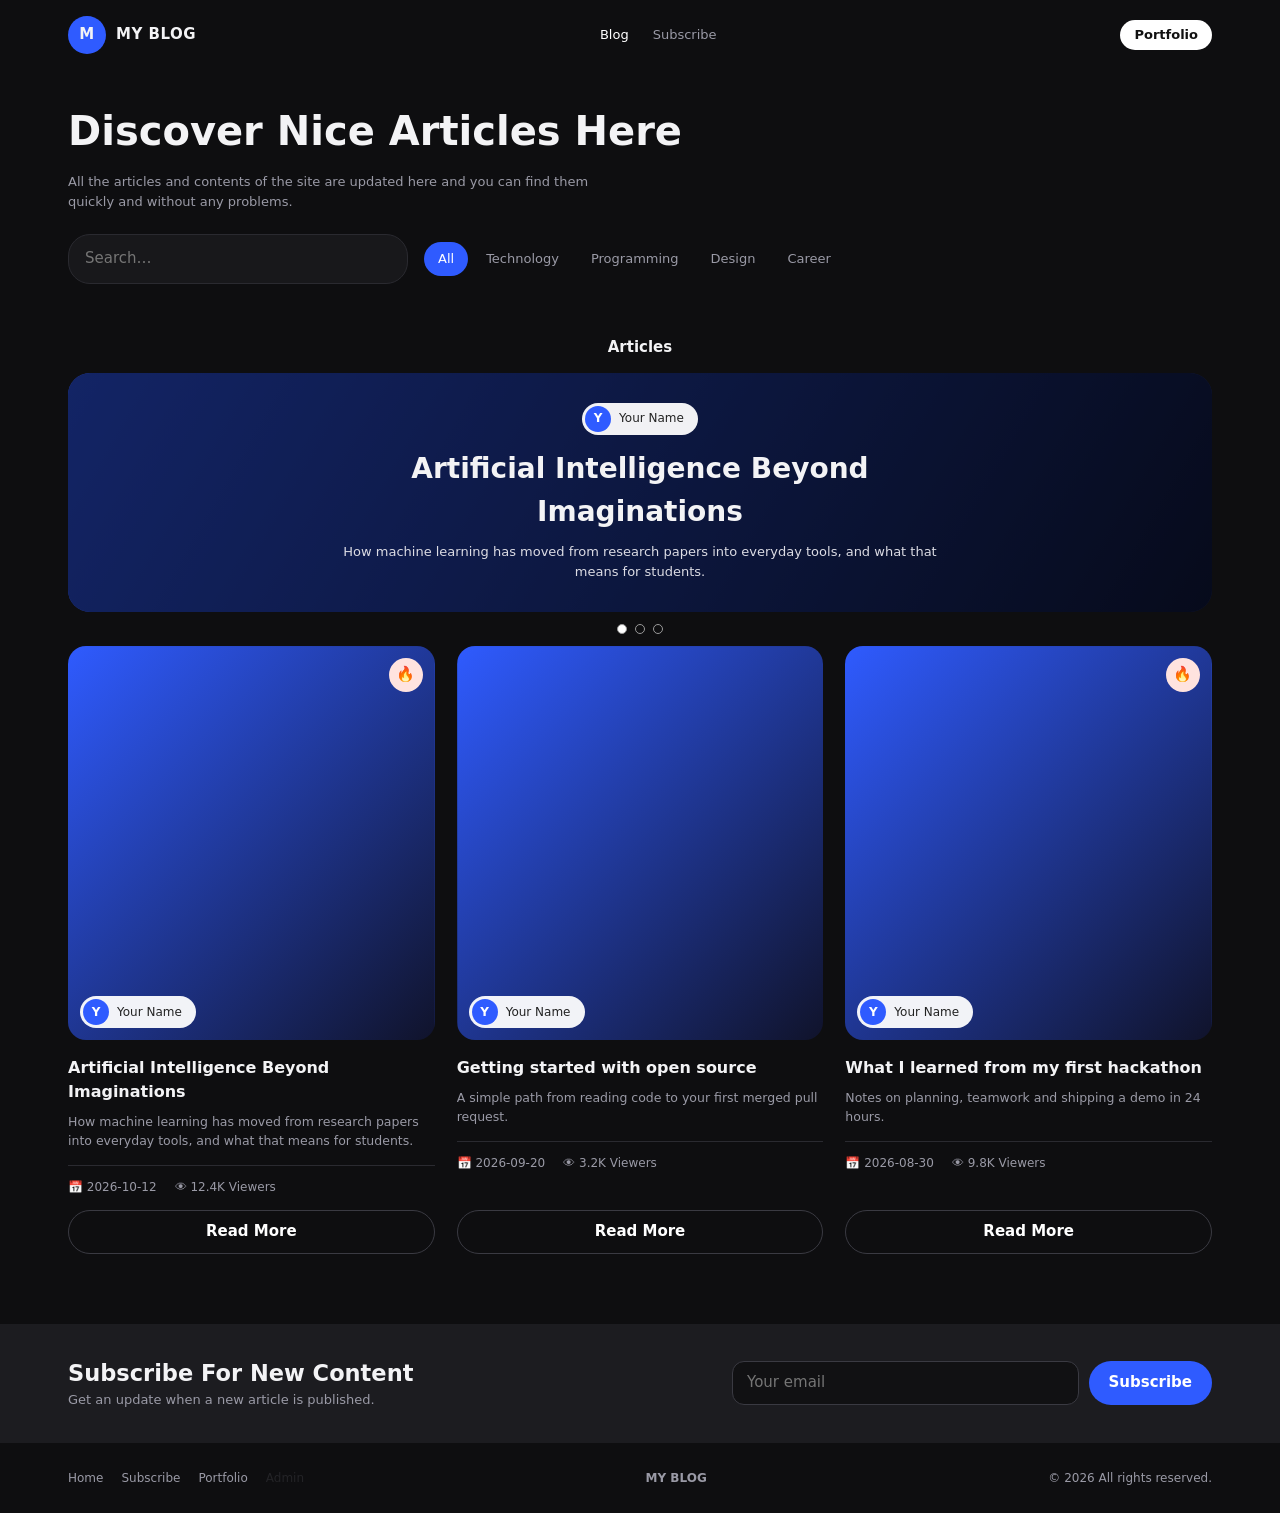
<file: oldblog.html>
<!DOCTYPE html>
<html lang="en"><head><meta charset="utf-8">
<meta name="viewport" content="width=device-width, initial-scale=1, viewport-fit=cover">
<title>Blog</title>
<style>
:root{--ac:#2f5bff;--bg:#0e0e10;--pn:#18181b;--ln:#2a2a30;--tx:#f3f3f5;--mut:#9a9aa6;color-scheme:dark;box-sizing:border-box;padding-top:env(safe-area-inset-top,0px);padding-bottom:env(safe-area-inset-bottom,0px)}
*{box-sizing:border-box}html{scroll-padding-top:env(safe-area-inset-top,0px);-webkit-text-size-adjust:100%}
body{margin:0;background:var(--bg);color:var(--tx);font:15px/1.55 "Segoe UI",system-ui,sans-serif}
button,input,textarea,select{font:inherit;color:inherit}a{color:inherit;text-decoration:none}h1,h2,h3,p{margin:0;overflow-wrap:anywhere}
:focus-visible{outline:2px solid #fff;outline-offset:2px}
.w{max-width:1180px;margin:0 auto;padding:0 18px}
.hd{display:flex;align-items:center;justify-content:space-between;gap:12px;padding:16px 0}
.lg{display:flex;align-items:center;gap:10px;font-weight:800;letter-spacing:.5px}.lg i{width:38px;height:38px;border-radius:50%;background:var(--ac);display:grid;place-items:center;font-style:normal}
.nv{display:flex;gap:24px;font-size:13px;color:var(--mut)}.nv a:hover,.nv .on{color:#fff}
.btn{border:0;background:var(--ac);color:#fff;font-weight:600;border-radius:22px;padding:9px 20px;cursor:pointer;display:inline-block;text-align:center}
.btn.wh{background:#fff;color:#111}.btn.ol{background:none;border:1.5px solid #3a3a42}.btn.sm{padding:5px 14px;font-size:13px}.btn.red{background:#c0392b}
.hero{padding:30px 0 6px}.hero h1{font-size:clamp(28px,5vw,40px);font-weight:800}.hero p{color:var(--mut);max-width:560px;margin-top:10px;font-size:13px}
.bar{display:flex;gap:16px;align-items:center;flex-wrap:wrap;margin:22px 0}
.sr{flex:1 1 240px;max-width:340px;background:var(--pn);border:1px solid var(--ln);border-radius:22px;padding:4px 16px}.sr input{background:none;border:0;width:100%;padding:8px 0}.sr input:focus{outline:0}
.cats{display:flex;gap:4px;flex-wrap:wrap}.cats button{background:none;border:0;color:var(--mut);padding:7px 14px;border-radius:20px;cursor:pointer;font-size:13px}.cats .on{background:var(--ac);color:#fff}
.sec{text-align:center;font-size:15px;margin:24px 0 14px}
.slide{position:relative;border-radius:22px;overflow:hidden;min-height:210px;background:linear-gradient(120deg,var(--ac),#101a44) center/cover;display:flex;align-items:center;justify-content:center;text-align:center;padding:30px 20px;cursor:pointer}
.slide:before{content:"";position:absolute;inset:0;background:#0009}.slide>div{position:relative;max-width:640px}.slide h2{font-size:clamp(20px,3.5vw,28px);margin:12px 0 8px}.slide p{color:#dcdce4;font-size:13px}
.au{display:inline-flex;align-items:center;gap:8px;background:#fffffff0;color:#222;border-radius:20px;padding:3px 14px 3px 3px;font-size:12px}
.au i{width:26px;height:26px;border-radius:50%;background:var(--ac);color:#fff;display:grid;place-items:center;font-style:normal;font-weight:700}
.dots{display:flex;justify-content:center;gap:8px;margin:12px 0}.dots button{width:10px;height:10px;border-radius:50%;border:1px solid #999;background:none;padding:0;cursor:pointer}.dots .on{background:#fff}
.gr{display:grid;grid-template-columns:repeat(3,1fr);gap:22px;margin-top:10px}
.ar{display:flex;flex-direction:column}
.im{position:relative;aspect-ratio:4/4.3;border-radius:18px;background:linear-gradient(135deg,var(--ac),#10132b) center/cover;overflow:hidden;display:block}
.im .au{position:absolute;left:12px;bottom:12px}.hot{position:absolute;right:12px;top:12px;width:34px;height:34px;border-radius:50%;background:#ffe3df;display:grid;place-items:center}
.ar h3{font-size:16px;margin:16px 0 8px;line-height:1.5}.ex{color:var(--mut);font-size:12.5px;display:-webkit-box;-webkit-line-clamp:3;-webkit-box-orient:vertical;overflow:hidden}
.mt{display:flex;gap:18px;color:var(--mut);font-size:12px;margin:14px 0;padding-top:12px;border-top:1px solid var(--ln)}
.ar .btn{margin-top:auto;background:none;border:1.5px solid #3a3a42}.ar:hover .btn{background:var(--ac);border-color:var(--ac)}
.pg{display:flex;justify-content:center;gap:8px;margin:34px 0}.pg button{min-width:32px;height:32px;border-radius:8px;border:1px solid #3a3a42;background:none;cursor:pointer}.pg .on{border-color:#fff}.pg .nx{background:var(--ac);border-color:var(--ac)}
.sub{background:#1c1c20;margin-top:36px;padding:32px 0}.sub .w{display:flex;justify-content:space-between;align-items:center;gap:20px;flex-wrap:wrap}.sub .f{display:flex;gap:10px;flex:1 1 320px;max-width:480px}
input,textarea,select{width:100%;background:#0006;border:1px solid #3a3a42;border-radius:12px;padding:9px 14px}textarea{min-height:90px;resize:vertical}
.ft{padding:26px 0;display:flex;justify-content:space-between;gap:12px;flex-wrap:wrap;color:var(--mut);font-size:12px;align-items:center}.ft nav{display:flex;gap:18px}
.empty{grid-column:1/-1;text-align:center;padding:50px;color:var(--mut);background:var(--pn);border-radius:18px}
.art{max-width:760px;margin:10px auto}.cv{aspect-ratio:16/9;border-radius:20px;background:linear-gradient(135deg,var(--ac),#10132b) center/cover}
.art h1{font-size:clamp(26px,5vw,40px);line-height:1.15;margin:16px 0 10px}.bd p{font-size:17px;line-height:1.75;margin:0 0 16px}.pnv{display:flex;justify-content:space-between;gap:8px;flex-wrap:wrap;margin:26px 0}
.pnl{background:var(--pn);border-radius:20px;padding:18px;margin:10px 0}.two{display:grid;grid-template-columns:1fr 1fr;gap:18px}
.tabs{display:flex;gap:6px;flex-wrap:wrap;margin:14px 0}.tabs button{border:1.5px solid var(--ac);background:none;border-radius:18px;padding:5px 14px;cursor:pointer}.tabs .on{background:var(--ac)}
.row{display:flex;gap:10px;align-items:center;background:#0004;border-radius:14px;padding:8px;margin-bottom:8px}.row .t{flex:1;min-width:0;overflow:hidden;text-overflow:ellipsis;white-space:nowrap}
.th{width:50px;height:50px;border-radius:10px;background:linear-gradient(135deg,var(--ac),#10132b) center/cover;flex:none}
label{display:block;font-size:13px;color:var(--mut);margin:10px 0 3px}.acts{display:flex;gap:8px;flex-wrap:wrap;margin-top:14px}.mut{color:var(--mut);font-size:13px}
.hid{opacity:.15}.hid:hover,.hid:focus-visible{opacity:1}
@media(prefers-reduced-motion:no-preference){.ar .im{transition:filter .2s}.ar:hover .im{filter:brightness(1.1)}}
@media(max-width:900px){.gr{grid-template-columns:repeat(2,1fr)}.two{grid-template-columns:1fr}.nv{display:none}}
@media(max-width:560px){.gr{grid-template-columns:1fr}.w{padding:0 12px}input,textarea,select{font-size:16px}.tabs{flex-wrap:nowrap;overflow-x:auto}.tabs button{flex:none}.sub .f{flex-wrap:wrap}}
</style></head><body><div id="root"></div>
<script>
const KEYS=['projects','photos','blogs','events','collabs','certs','stack'];
const $=s=>document.querySelector(s);
const esc=s=>String(s==null?'':s).replace(/[&<>"']/g,c=>({'&':'&amp;','<':'&lt;','>':'&gt;','"':'&quot;',"'":'&#39;'}[c]));
const uid=()=>Math.random().toString(36).slice(2,9);
const bg=u=>u?`style="background-image:url('${esc(u)}')"`:'';
const fmt=n=>{n=+n||0;return n>=1000?(n/1000).toFixed(n%1000?1:0)+'K':n};
function seed(){const b=(title,desc,cat,author,hot,views,date)=>({id:uid(),title,desc,body:desc,img:'',link:'',meta:'',cat,author,hot,views,date});
 const D={profile:{name:'Your Name',role:'Computer Science Student',bio:'',hero:'',avatar:'',location:'',tags:'',since:'',email:'',github:'',pin:'admin123'}};KEYS.forEach(k=>D[k]=[]);
 D.blogs=[b('Artificial Intelligence Beyond Imaginations','How machine learning has moved from research papers into everyday tools, and what that means for students.','Technology','Your Name',true,12400,'2026-10-12'),b('Getting started with open source','A simple path from reading code to your first merged pull request.','Programming','Your Name',false,3200,'2026-09-20'),b('What I learned from my first hackathon','Notes on planning, teamwork and shipping a demo in 24 hours.','Career','Your Name',true,9800,'2026-08-30')];return D}
let D;try{D=JSON.parse(localStorage.getItem('pf'))}catch(e){}
if(!D||!D.profile)D=seed();KEYS.forEach(k=>{if(!Array.isArray(D[k]))D[k]=[]});
D.blogcfg=Object.assign({site:'MY BLOG',heroTitle:'Discover Nice Articles Here',heroText:'All the articles and contents of the site are updated here and you can find them quickly and without any problems.',cats:'Technology, Programming, Design, Career',accent:'#2f5bff',portfolio:'',footer:'All rights reserved.'},D.blogcfg||{});D.subs=D.subs||[];
const C=()=>D.blogcfg;
function save(){try{localStorage.setItem('pf',JSON.stringify(D));return true}catch(e){alert('Storage is full. Use smaller images or paste image links.');return false}}
const posts=()=>D.blogs.slice().sort((a,b)=>(b.date||'').localeCompare(a.date||''));
let q='',cat='All',page=1,sl=0,tm=null,tab='posts',ed=null;const PER=6;
const au=p=>`<span class="au"><i>${esc((p.author||'A')[0].toUpperCase())}</i>${esc(p.author||'Author')}</span>`;
const card=p=>`<article class="ar"><a class="im" href="#post-${p.id}" aria-label="${esc(p.title)}" ${bg(p.img)}>${p.hot?'<span class="hot">🔥</span>':''}${au(p)}</a><h3><a href="#post-${p.id}">${esc(p.title)}</a></h3><p class="ex">${esc(p.desc)}</p><div class="mt"><span>📅 ${esc(p.date||'')}</span><span>👁 ${fmt(p.views)} Viewers</span></div><a class="btn" href="#post-${p.id}">Read More</a></article>`;
const head=()=>`<div class="w"><header class="hd"><a class="lg" href="#home"><i>${esc((C().site||'B')[0])}</i>${esc(C().site)}</a><nav class="nv"><a href="#home" class="on">Blog</a>${C().portfolio?`<a href="${esc(C().portfolio)}">Portfolio</a>`:''}<a href="#subscribe">Subscribe</a></nav><a class="btn wh sm" href="${esc(C().portfolio||'portfolio.html')}">Portfolio</a></header></div>`;
const foot=()=>`<div class="w"><footer class="ft"><nav><a href="#home">Home</a><a href="#subscribe">Subscribe</a><a href="${esc(C().portfolio||'portfolio.html')}">Portfolio</a><a href="#admin" class="hid" aria-label="Admin">Admin</a></nav><b>${esc(C().site)}</b><span>© ${new Date().getFullYear()} ${esc(C().footer)}</span></footer></div>`;
function route(){clearInterval(tm);const h=location.hash.slice(1)||'home';
 if(h==='admin')admin();else if(h.startsWith('post-'))post(h.slice(5));else{index();if(h==='subscribe')$('#sub').scrollIntoView()}}
function index(){
 $('#root').innerHTML=head()+`<div class="w"><section class="hero"><h1>${esc(C().heroTitle)}</h1><p>${esc(C().heroText)}</p><div class="bar"><div class="sr"><input id="q" type="search" placeholder="Search…" aria-label="Search articles" value="${esc(q)}"></div><div class="cats" id="cats"></div></div></section><h2 class="sec">Articles</h2><div id="sld"></div><div class="dots" id="dots"></div><div class="gr" id="gr"></div><div class="pg" id="pg"></div></div><section class="sub" id="sub"><div class="w"><div><h2>Subscribe For New Content</h2><p class="mut">Get an update when a new article is published.</p></div><div class="f"><input id="em" type="email" placeholder="Your email" aria-label="Email"><button class="btn" onclick="subscribe()">Subscribe</button></div></div></section>`+foot();
 $('#q').oninput=e=>{q=e.target.value;page=1;draw()};draw();slides()}
function draw(){
 const cs=['All'].concat(C().cats.split(',').map(s=>s.trim()).filter(Boolean));
 $('#cats').innerHTML=cs.map(c=>`<button class="${c===cat?'on':''}" onclick="cat='${esc(c)}';page=1;draw()">${esc(c)}</button>`).join('');
 const L=posts().filter(p=>(cat==='All'||(p.cat||'').toLowerCase()===cat.toLowerCase())&&(!q||(p.title+' '+p.desc+' '+(p.author||'')).toLowerCase().includes(q.toLowerCase())));
 const n=Math.max(1,Math.ceil(L.length/PER));if(page>n)page=n;
 $('#gr').innerHTML=L.length?L.slice((page-1)*PER,page*PER).map(card).join(''):'<div class="empty">No articles found.</div>';
 $('#pg').innerHTML=n<2?'':`<button aria-label="Previous" class="nx" onclick="go(${page-1})">‹</button>`+Array.from({length:n},(_,i)=>`<button class="${i+1===page?'on':''}" onclick="go(${i+1})">${i+1}</button>`).join('')+`<button aria-label="Next" class="nx" onclick="go(${page+1})">›</button>`}
function go(p){const n=Math.ceil(posts().length/PER);page=Math.min(Math.max(1,p),n);draw();$('#gr').scrollIntoView({behavior:'smooth'})}
function slides(){const P=posts(),F=P.filter(p=>p.hot).concat(P.filter(p=>!p.hot)).slice(0,3);if(!F.length){$('#sld').innerHTML='';$('#dots').innerHTML='';return}
 const show=()=>{const p=F[sl%F.length];$('#sld').innerHTML=`<div class="slide" ${bg(p.img)} onclick="location.hash='post-${p.id}'"><div>${au(p)}<h2>${esc(p.title)}</h2><p>${esc(p.desc)}</p></div></div>`;$('#dots').innerHTML=F.map((_,i)=>`<button class="${i===sl%F.length?'on':''}" aria-label="Slide ${i+1}" onclick="sl=${i};clearInterval(tm);show()"></button>`).join('')};
 sl=0;show();if(F.length>1&&!matchMedia('(prefers-reduced-motion: reduce)').matches)tm=setInterval(()=>{sl++;show()},5000)}
function subscribe(){const e=$('#em').value.trim();if(!/^\S+@\S+\.\S+$/.test(e)){alert('Enter a valid email.');return}
 if(!D.subs.some(s=>s.email===e))D.subs.push({email:e,date:new Date().toISOString().slice(0,10)});if(save()){$('#em').value='';alert('Thanks for subscribing!')}}
function post(id){const L=posts(),p=L.find(x=>x.id===id);if(!p){location.hash='home';return}
 if(!sessionStorage.getItem('v'+id)){p.views=(+p.views||0)+1;sessionStorage.setItem('v'+id,1);save()}
 const k=L.indexOf(p),nw=L[k-1],ol=L[k+1];
 const body=(p.body||p.desc||'').split(/\n{2,}/).map(t=>`<p>${esc(t).replace(/\n/g,'<br>')}</p>`).join('');
 $('#root').innerHTML=head()+`<div class="w"><article class="art"><div class="cv" ${bg(p.img)}></div><h1>${esc(p.title)}</h1><p class="mut">${au(p)} &nbsp;📅 ${esc(p.date||'')} &nbsp;👁 ${fmt(p.views)} Viewers ${p.cat?'&nbsp;•&nbsp; '+esc(p.cat):''}</p><br><div class="bd">${body}</div>${p.link?`<p><a class="btn" href="${esc(p.link)}" target="_blank" rel="noopener">Open link</a></p>`:''}<div class="pnv">${ol?`<a class="btn ol sm" href="#post-${ol.id}">← ${esc(ol.title)}</a>`:'<span></span>'}${nw?`<a class="btn ol sm" href="#post-${nw.id}">${esc(nw.title)} →</a>`:''}</div><a class="btn" href="#home">All articles</a></article></div>`+foot();scrollTo(0,0)}
/* admin */
function admin(){
 if(sessionStorage.getItem('ok')!=='1'){$('#root').innerHTML=head()+`<div class="w"><div class="pnl" style="max-width:380px;margin:50px auto"><h2>Admin sign in</h2><label>PIN</label><input id="pin" type="password" autofocus><div class="acts"><button class="btn" onclick="login()">Sign in</button><a class="btn ol" href="#home">Back</a></div><p class="mut">The PIN is shared with the portfolio admin. Default is admin123. It only keeps casual visitors out; it is not real security.</p></div></div>`;$('#pin').onkeydown=e=>{if(e.key==='Enter')login()};return}
 const T=[['posts','Posts'],['site','Site settings'],['subs','Subscribers ('+D.subs.length+')']];let b;
 if(tab==='posts'){const e=ed?(D.blogs.find(x=>x.id===ed)||{}):{};
  b=`<div class="two"><div><h3>Posts (${D.blogs.length})</h3><br>${posts().map(i=>`<div class="row"><div class="th" ${bg(i.img)}></div><div class="t">${i.hot?'🔥 ':''}${esc(i.title)}</div><a class="btn ol sm" href="#post-${i.id}">View</a><button class="btn sm" onclick="ed='${i.id}';admin()">Edit</button><button class="btn red sm" onclick="del('${i.id}')">Delete</button></div>`).join('')||'<p class="mut">No posts yet.</p>'}</div>
  <div><h3>${e.id?'Edit':'New'} post</h3>${fi('title','Title',e.title)}<label>Short description</label><textarea id="i_desc">${esc(e.desc)}</textarea><label>Full article (blank line = new paragraph)</label><textarea id="i_body" style="min-height:180px">${esc(e.body)}</textarea>${fi('cat','Category',e.cat)}${fi('author','Author',e.author)}${fi('views','Views',e.views||0,'number')}${fi('date','Date',e.date,'date')}${fi('link','Link (optional)',e.link)}<label>Cover image</label><input id="i_img" placeholder="Image link" value="${esc(e.img&&e.img.startsWith('data:')?'':e.img)}"><input type="file" accept="image/*" onchange="up(this,'i_img')">${e.img&&e.img.startsWith('data:')?'<p class="mut">An uploaded image is saved. Choose a new file to replace it.</p>':''}<label style="display:flex;gap:8px;align-items:center"><input id="i_hot" type="checkbox" style="width:auto" ${e.hot?'checked':''}> Hot / featured in slider</label><div class="acts"><button class="btn" onclick="savePost()">${e.id?'Save changes':'Add post'}</button>${e.id?'<button class="btn ol" onclick="ed=null;admin()">Cancel</button>':''}</div></div></div>`}
 else if(tab==='site'){const c=C();b=`<div class="two"><div>${fs('site','Site name',c.site)}${fs('heroTitle','Hero title',c.heroTitle)}${fs('cats','Categories (comma separated)',c.cats)}${fs('portfolio','Portfolio link (optional)',c.portfolio)}${fs('footer','Footer text',c.footer)}</div><div><label>Hero text</label><textarea id="s_heroText">${esc(c.heroText)}</textarea><label>Accent color</label><input id="s_accent" type="color" value="${c.accent}" style="height:44px;padding:3px"></div></div><div class="acts"><button class="btn" onclick="saveSite()">Save settings</button></div>`}
 else b=`<h3>Subscribers</h3><br>${D.subs.map((s,i)=>`<div class="row"><div class="t">${esc(s.email)}</div><span class="mut">${esc(s.date)}</span><button class="btn red sm" onclick="D.subs.splice(${i},1);save();admin()">Remove</button></div>`).join('')||'<p class="mut">No subscribers yet.</p>'}`;
 $('#root').innerHTML=head()+`<div class="w"><div class="pnl"><div style="display:flex;justify-content:space-between;gap:8px;flex-wrap:wrap;align-items:center"><h2>Blog admin</h2><span><a class="btn ol sm" href="#home">View blog</a> <button class="btn ol sm" onclick="sessionStorage.removeItem('ok');admin()">Sign out</button></span></div><div class="tabs">${T.map(([k,l])=>`<button class="${k===tab?'on':''}" onclick="tab='${k}';ed=null;admin()">${l}</button>`).join('')}</div>${b}<hr style="border-color:#fff2;margin:22px 0"><div class="acts"><button class="btn ol sm" onclick="exp()">Export backup</button><label class="btn ol sm" style="margin:0;cursor:pointer;color:inherit">Import backup<input type="file" accept=".json" hidden onchange="imp(this)"></label></div><p class="mut">Posts here are the same posts as the Blogs section in the portfolio admin, as long as both pages are hosted on the same site.</p></div></div>`}
const fi=(k,l,v,t)=>`<label>${l}</label><input id="i_${k}" type="${t||'text'}" value="${esc(v)}">`;
const fs=(k,l,v)=>`<label>${l}</label><input id="s_${k}" value="${esc(v)}">`;
function login(){if($('#pin').value===D.profile.pin){sessionStorage.setItem('ok','1');admin()}else alert('Wrong PIN. Try again.')}
function up(inp,t){const f=inp.files[0];if(!f)return;const r=new FileReader();r.onload=()=>{const im=new Image();im.onload=()=>{const sc=Math.min(1,900/Math.max(im.width,im.height)),c=document.createElement('canvas');c.width=im.width*sc;c.height=im.height*sc;c.getContext('2d').drawImage(im,0,0,c.width,c.height);document.getElementById(t).value=c.toDataURL('image/jpeg',.72);inp.insertAdjacentHTML('afterend','<p class="mut">Image ready. Save to keep it.</p>')};im.src=r.result};r.readAsDataURL(f)}
function savePost(){const t=$('#i_title').value.trim();if(!t){alert('Add a title first.');return}
 const old=ed?D.blogs.find(x=>x.id===ed):null,img=$('#i_img').value||(old&&old.img&&old.img.startsWith('data:')?old.img:'');
 const o={id:old?old.id:uid(),title:t,desc:$('#i_desc').value,body:$('#i_body').value,cat:$('#i_cat').value.trim(),author:$('#i_author').value.trim(),views:+$('#i_views').value||0,date:$('#i_date').value,link:$('#i_link').value.trim(),img,hot:$('#i_hot').checked};
 if(old)Object.assign(old,o);else D.blogs.push(Object.assign({meta:''},o));ed=null;if(save())admin()}
function del(id){if(!confirm('Delete this post?'))return;D.blogs=D.blogs.filter(x=>x.id!==id);ed=null;save();admin()}
function saveSite(){const c=C();['site','heroTitle','cats','portfolio','footer','heroText','accent'].forEach(k=>c[k]=$('#s_'+k).value.trim());if(save()){theme();alert('Settings saved.');admin()}}
function theme(){document.documentElement.style.setProperty('--ac',C().accent)}
function exp(){const a=document.createElement('a');a.href=URL.createObjectURL(new Blob([JSON.stringify(D)],{type:'application/json'}));a.download='portfolio-backup.json';a.click()}
function imp(i){const f=i.files[0];if(!f)return;const r=new FileReader();r.onload=()=>{try{const j=JSON.parse(r.result);if(!j.profile)throw 0;D=j;KEYS.forEach(k=>{if(!Array.isArray(D[k]))D[k]=[]});D.blogcfg=Object.assign(C?{}:{},D.blogcfg||{});save();location.reload()}catch(e){alert('That file is not a backup.')}};r.readAsText(f)}
addEventListener('hashchange',route);theme();route();
</script></body></html>
</file>
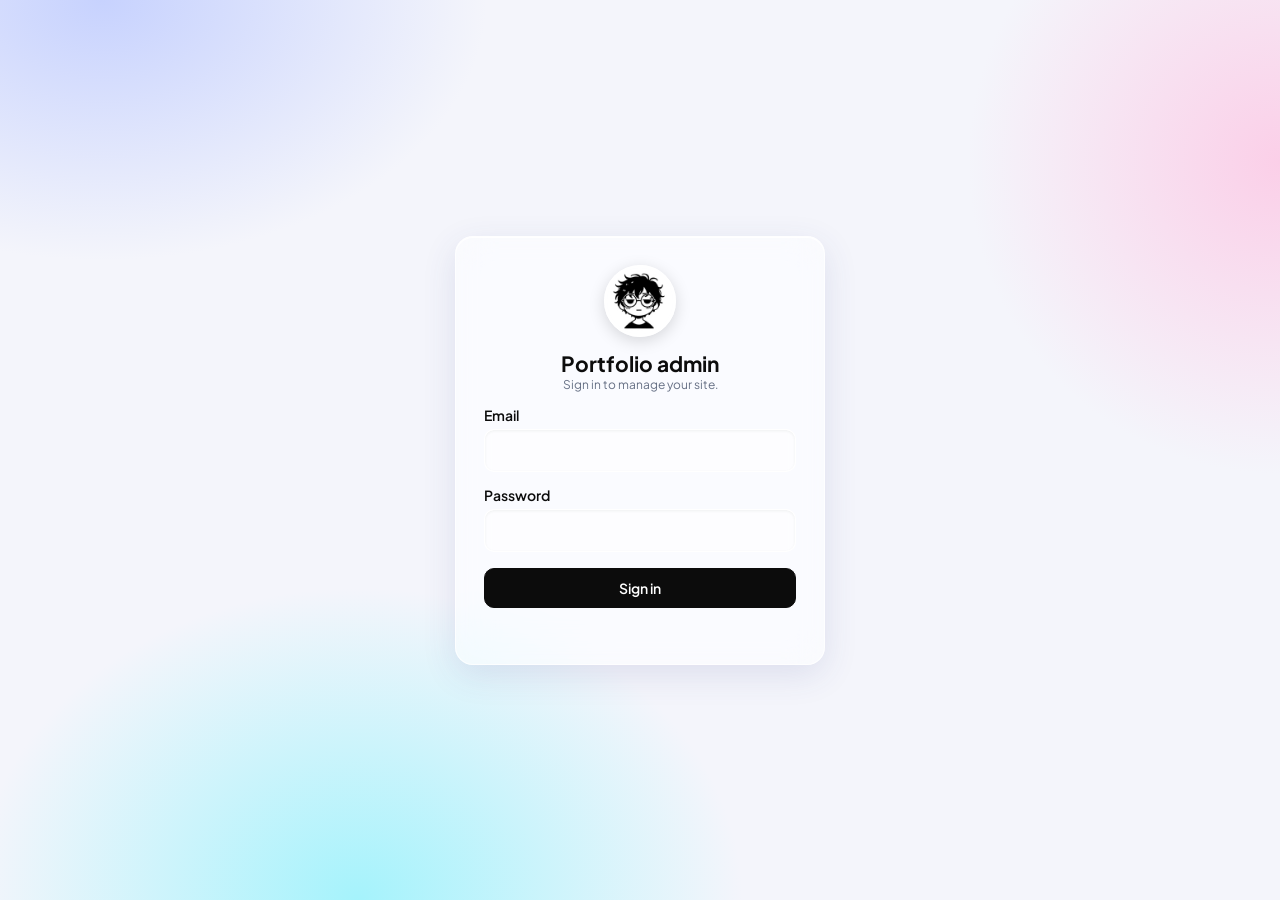
<file: portfolioadmin.html>
<!DOCTYPE html>
<html lang="en"><head><meta charset="utf-8"><meta name="viewport" content="width=device-width,initial-scale=1,viewport-fit=cover">
<meta name="robots" content="noindex,nofollow"><title>Portfolio Admin</title><link rel="icon" href="logo.jpg">
<link href="https://fonts.googleapis.com/css2?family=Plus+Jakarta+Sans:wght@400;500;600;700&display=swap" rel="stylesheet">
<style>
:root{--ink:#0c0c0c;--mut:#667085;--line:#e6e8ec;--bg:#f6f7f9}
*{box-sizing:border-box;margin:0}html,body{overflow-x:hidden}
body{font-family:'Plus Jakarta Sans',system-ui,sans-serif;background:var(--bg);color:var(--ink);font-size:14px}
button,input,select,textarea{font:inherit}[hidden]{display:none!important}
.btn{background:var(--ink);color:#fff;border:1px solid var(--ink);border-radius:10px;padding:9px 16px;min-height:40px;font-weight:600;cursor:pointer}
.btn.s{background:#fff;color:var(--ink);border-color:var(--line)}.btn.d{background:#fff;color:#b42318;border-color:#fda29b}.btn.sm{min-height:34px;padding:5px 12px;font-size:12px}
input,select,textarea{width:100%;border:1px solid #d0d5dd;border-radius:10px;padding:10px 12px;background:#fff;font-size:16px}
textarea{min-height:90px;resize:vertical}label{display:block;font-weight:600;margin:14px 0 5px}.hint{color:var(--mut);font-size:12px;font-weight:400}
#login{min-height:100vh;display:grid;place-items:center;padding:20px}
.box{background:#fff;border:1px solid var(--line);border-radius:18px;padding:28px;width:100%;max-width:370px}.err{color:#b42318;min-height:18px;margin-top:10px}
#app{display:grid;grid-template-columns:240px 1fr;min-height:100vh}
aside{background:#0f1115;color:#cbd0d8;padding:20px 12px;position:sticky;top:0;height:100vh;overflow-y:auto}
aside h1{color:#fff;font-size:16px;padding:0 10px 16px}
aside button{display:block;width:100%;text-align:left;background:none;border:0;color:inherit;padding:11px 12px;border-radius:10px;cursor:pointer;font-weight:500}
aside button:hover{background:#1b1f27}aside button.on{background:#fff;color:var(--ink);font-weight:700}
main{padding:24px;max-width:900px;width:100%}
.panel{background:#fff;border:1px solid var(--line);border-radius:16px;padding:22px}
.top{display:flex;justify-content:space-between;align-items:center;gap:10px;margin-bottom:12px;flex-wrap:wrap}.top h2{font-size:19px}
.row{display:flex;align-items:center;gap:12px;padding:12px 0;border-bottom:1px solid var(--line);background:#fff}.row:last-child{border:0}
.row.over{outline:2px dashed #98a2b3}.row .t{flex:1;min-width:0}.row .t b{display:block;overflow:hidden;text-overflow:ellipsis;white-space:nowrap}.row .t span{color:var(--mut);font-size:12px}
.h{cursor:grab;color:#98a2b3;font-size:20px;user-select:none;touch-action:none;padding:0 4px}
.tg{position:relative;width:44px;height:26px;flex:none}.tg input{opacity:0;width:100%;height:100%;position:absolute;margin:0;cursor:pointer;z-index:1}
.tg i{position:absolute;inset:0;background:#d0d5dd;border-radius:99px;transition:.2s}.tg i:after{content:"";position:absolute;width:20px;height:20px;left:3px;top:3px;background:#fff;border-radius:50%;transition:.2s}
.tg input:checked+i{background:#12b76a}.tg input:checked+i:after{transform:translateX(18px)}
.two{display:grid;grid-template-columns:1fr 1fr;gap:12px}.prev{margin-top:8px;max-height:110px;border-radius:10px;display:block}
#toast{position:fixed;bottom:calc(20px + env(safe-area-inset-bottom));left:50%;transform:translateX(-50%);background:var(--ink);color:#fff;padding:10px 18px;border-radius:99px;opacity:0;transition:.2s;pointer-events:none;z-index:50}#toast.on{opacity:1}
@media(max-width:768px){#app{display:block}aside{position:sticky;height:auto;display:flex;gap:6px;overflow-x:auto;padding:calc(10px + env(safe-area-inset-top)) 10px 10px;z-index:10;-webkit-overflow-scrolling:touch}
aside h1{display:none}aside button{flex:none;width:auto;white-space:nowrap}main{padding:14px 12px calc(24px + env(safe-area-inset-bottom))}.two{grid-template-columns:1fr}.panel{padding:16px}input,select,textarea{min-height:44px}}

/* Glassmorphism */
body{background:transparent}body::before{content:"";position:fixed;inset:0;z-index:-1;background:radial-gradient(620px 420px at 8% 0,#c7d2fe,transparent 62%),radial-gradient(520px 520px at 100% 18%,#fbcfe8,transparent 60%),radial-gradient(640px 520px at 28% 100%,#a5f3fc,transparent 60%),#f4f5fb}
.box,.panel{background:rgba(255,255,255,.55);backdrop-filter:blur(18px) saturate(160%);-webkit-backdrop-filter:blur(18px) saturate(160%);border:1px solid rgba(255,255,255,.75);box-shadow:0 10px 34px rgba(60,64,140,.12),inset 0 1px 0 rgba(255,255,255,.9)}
.box{text-align:center}.box label{text-align:left}.box img{width:72px;height:72px;border-radius:50%;border:3px solid #fff;box-shadow:0 4px 16px rgba(0,0,0,.15);margin-bottom:10px}
aside{background:rgba(15,17,28,.72);backdrop-filter:blur(18px) saturate(160%);-webkit-backdrop-filter:blur(18px) saturate(160%);border-right:1px solid rgba(255,255,255,.12)}
aside h1{display:flex;align-items:center;gap:10px}aside h1 img{width:34px;height:34px;border-radius:50%;border:2px solid #fff;flex:none}
aside button:hover{background:rgba(255,255,255,.1)}aside button.on{background:rgba(255,255,255,.88);box-shadow:0 4px 14px rgba(0,0,0,.25)}
input,select,textarea{background:rgba(255,255,255,.6);border:1px solid rgba(255,255,255,.9);box-shadow:inset 0 1px 3px rgba(0,0,0,.06)}
input:focus,select:focus,textarea:focus{outline:2px solid rgba(99,102,241,.45);background:#fff}
.btn.s,.btn.d{background:rgba(255,255,255,.6)}
.row{background:transparent;border-color:rgba(0,0,0,.07)}
#toast{background:rgba(12,12,12,.82);backdrop-filter:blur(18px) saturate(160%);-webkit-backdrop-filter:blur(18px) saturate(160%)}
@media(max-width:768px){aside{padding:calc(10px + env(safe-area-inset-top)) 10px 10px;align-items:center}aside h1{flex:none;padding:0 6px 0 0}aside h1 span{display:none}}
</style></head><body>
<div id="login"><form class="box" id="lf"><img src="logo.jpg" alt="Logo"><h1 style="font-size:21px">Portfolio admin</h1><p class="hint">Sign in to manage your site.</p>
<label for="em">Email</label><input id="em" type="email" autocomplete="username" required>
<label for="pw">Password</label><input id="pw" type="password" autocomplete="current-password" required>
<button class="btn" style="width:100%;margin-top:16px">Sign in</button><p class="err" id="le"></p></form></div>
<div id="app" hidden><aside id="nav"></aside><main id="main"></main></div><div id="toast"></div>
<script src="data.js"></script>
<script>
/* Auth + storage: shared Apps Script backend (site-backend.gs). APPS_URL lives in data.js. */
window.onsync=r=>{if(r.ok)toast('Synced to server');else if(/Session/.test(r.error||'')){sessionStorage.clear();location.reload()}else toast(r.error||'Sync failed')};
const $=s=>document.querySelector(s);let D=load(),view='site',ed=null;
const toast=m=>{const t=$('#toast');t.textContent=m;t.classList.add('on');setTimeout(()=>t.classList.remove('on'),2000)};
const tok=()=>{const t=JSON.parse(sessionStorage.getItem('pf_tok')||'null');return t&&t.exp>Date.now()};
$('#lf').onsubmit=async e=>{e.preventDefault();const le=$('#le');if(!ready()){le.textContent='Set APPS_URL in data.js first.';return}le.textContent='Signing in…';try{const r=await api({action:'login',email:$('#em').value.trim(),password:$('#pw').value});if(r.ok){sessionStorage.setItem('pf_tok',JSON.stringify({t:r.token,exp:Date.now()+216e5}));le.textContent='';start()}else le.textContent=r.error||'Wrong email or password.'}catch(x){le.textContent='Network error. Try again.'}};
const shrink=(f,w)=>new Promise((res,rej)=>{const i=new Image();i.onload=()=>{const s=Math.min(1,w/i.width),c=document.createElement('canvas');c.width=i.width*s;c.height=i.height*s;c.getContext('2d').drawImage(i,0,0,c.width,c.height);res(c.toDataURL('image/jpeg',.8))};i.onerror=rej;i.src=URL.createObjectURL(f)});
const rd=f=>new Promise(r=>{const x=new FileReader();x.onload=()=>r(x.result);x.readAsDataURL(f)});
// Field: [key,label,type,opts]. Types: t text, a area, i image, u url, s select, n rating, d date, p pdf
const M={
metrics:{n:'Metrics',one:'metric',title:'label',sub:'value',f:[['value','Value (e.g. 40%)'],['label','Label'],['sub','Subtitle']]},
projects:{n:'Projects',one:'project',title:'title',sub:'category',f:[['title','Project title'],['thumb','Thumbnail','i'],['category','Category tag'],['problem','Problem description (Situation & Task)','a'],['stack','Tech stack tags (comma separated)'],['action','Implementation details','a'],['impact','Business impact metrics'],['demo','Live demo URL','u'],['repo','GitHub repo URL','u']]},
skills:{n:'Skills',one:'category',title:'cat',sub:'tags',f:[['cat','Category name'],['tags','Skill tags (comma separated)','a']]},
demos:{n:'Live Demos',one:'demo',title:'title',sub:'type',f:[['title','Title'],['type','Platform','s',['Tableau','Power BI','Colab','Kaggle']],['url','Embed code URL or link','u'],['status','Status tag (e.g. Live)']]},
courses:{n:'Coursework & Certs',one:'entry',title:'title',sub:'kind',f:[['title','Title'],['kind','Type','s',['Course','Certification','Award']],['date','Date'],['url','Verification link','u']]},
testimonials:{n:'Testimonials',one:'testimonial',title:'name',sub:'role',f:[['quote','Quote','a'],['name','Author name'],['role','Title'],['company','Company'],['photo','Headshot','i'],['rating','Rating (1-5)','n']]}};
const TABS=[['site','Site Settings'],['sections','Sections'],...Object.entries(M).map(([k,v])=>[k,v.n])];
const fld=(k,l,t,o,v)=>{const id='f_'+k;v=v??'';
 if(t==='a')return`<label for="${id}">${l}</label><textarea id="${id}" data-k="${k}">${esc(v)}</textarea>`;
 if(t==='s')return`<label for="${id}">${l}</label><select id="${id}" data-k="${k}">${o.map(x=>`<option value="${x[0]??x}" ${(x[0]??x)==v?'selected':''}>${x[1]??x}</option>`).join('')}</select>`;
 if(t==='i'||t==='p')return`<label>${l} <span class="hint">${t==='p'?'PDF, max 1.5 MB':'upload an image'}</span></label><input type="hidden" id="${id}" data-k="${k}" value="${esc(v)}"><input type="file" accept="${t==='p'?'application/pdf':'image/*'}" data-for="${id}" data-t="${t}">${t==='i'?`<img class="prev" id="${id}_p" src="${esc(safe(v))}" ${v?'':'hidden'} alt="">`:`<span class="hint" id="${id}_p">${v?'PDF uploaded':'No file yet'}</span>`}`;
 return`<label for="${id}">${l}</label><input id="${id}" data-k="${k}" ${t==='n'?'type="number" min="1" max="5"':t==='d'?'type="date"':''} value="${esc(v)}">`};
const rows=(arr,m)=>arr.map((x,i)=>`<div class="row" draggable="true" data-i="${i}"><span class="h" title="Drag to reorder">⠿</span><div class="t"><b>${esc(x[m.title])||'(untitled)'}</b><span>${esc(String(x[m.sub]??'').slice(0,70))}</span></div><button class="btn s sm" data-e="${i}">Edit</button><button class="btn d sm" data-x="${i}">Delete</button></div>`).join('')||'<p class="hint" style="padding:16px 0">Nothing here yet.</p>';
function render(){document.querySelectorAll('#nav button').forEach(b=>b.classList.toggle('on',b.dataset.v===view));const m=$('#main');
 if(view==='site'){const S=D.site;m.innerHTML=`<div class="panel"><div class="top"><h2>Site Settings</h2></div>
 <div class="two"><div>${fld('name','Profile name','t','',S.name)}</div><div>${fld('title','Title','t','',S.title)}</div></div>
 ${fld('sub','Bio / subheadline','a','',S.sub)}${fld('philosophy','Personal philosophy','a','',S.philosophy)}
 <div class="two"><div>${fld('photo','Profile image','i','',S.photo)}</div><div>${fld('resume','Resume file','p','',S.resume)}</div></div>
 ${fld('status','Status pill','s',[['avail','🟢 Available for Internships'],['busy','🔴 Busy / Working']],S.status)}
 <div class="two"><div>${fld('email','Contact email','t','',S.email)}</div><div>${fld('linkedin','LinkedIn URL','u','',S.linkedin)}</div></div>${fld('github','GitHub URL','u','',S.github)}
 <div style="margin-top:20px"><button class="btn" id="ss">Save settings</button></div></div>`}
 else if(view==='sections'){m.innerHTML=`<div class="panel"><div class="top"><h2>Sections</h2></div><p class="hint">Drag to reorder. Toggle to show or hide on the site instantly.</p><div id="lst">${D.order.map((s,i)=>`<div class="row" draggable="true" data-i="${i}"><span class="h">⠿</span><div class="t"><b>${esc(s.name)}</b></div><label class="tg" style="margin:0"><input type="checkbox" data-on="${i}" ${s.on?'checked':''}><i></i></label></div>`).join('')}</div></div>`;dnd(D.order)}
 else{const k=view,c=M[k];
  if(ed!==null){const x=ed===-1?{}:D[k][ed];m.innerHTML=`<div class="panel"><div class="top"><h2>${ed===-1?'New':'Edit'} ${c.one}</h2></div>${c.f.map(f=>fld(f[0],f[1],f[2],f[3],x[f[0]])).join('')}<div style="margin-top:20px;display:flex;gap:8px"><button class="btn" id="sv">Save</button><button class="btn s" id="cx">Cancel</button></div></div>`}
  else{m.innerHTML=`<div class="panel"><div class="top"><h2>${c.n} (${D[k].length})</h2><button class="btn" id="add">Add ${c.one}</button></div><div id="lst">${rows(D[k],c)}</div></div>`;dnd(D[k])}}}
function dnd(arr){let from=null;const L=$('#lst');if(!L)return;
 L.ondragstart=e=>{const r=e.target.closest('.row');if(r){from=+r.dataset.i;e.dataTransfer.effectAllowed='move'}};
 L.ondragover=e=>{e.preventDefault();L.querySelectorAll('.over').forEach(x=>x.classList.remove('over'));e.target.closest('.row')?.classList.add('over')};
 L.ondrop=e=>{e.preventDefault();const r=e.target.closest('.row');if(r&&from!==null){const to=+r.dataset.i;arr.splice(to,0,arr.splice(from,1)[0]);save(D);render();toast('Order saved')}from=null}}
document.addEventListener('click',e=>{const b=e.target.closest('button');if(!b)return;const k=view;
 if(b.dataset.v){view=b.dataset.v;ed=null;render()}
 else if(b.id==='add'){ed=-1;render()}else if(b.id==='cx'){ed=null;render()}
 else if(b.dataset.e!==undefined){ed=+b.dataset.e;render()}
 else if(b.dataset.x!==undefined){if(confirm('Delete this item? This cannot be undone.')){D[k].splice(+b.dataset.x,1);save(D);render();toast('Deleted')}}
 else if(b.id==='sv'){const x={};document.querySelectorAll('#main [data-k]').forEach(i=>x[i.dataset.k]=i.dataset.k==='rating'?Math.min(5,Math.max(1,+i.value||5)):i.value.trim());ed===-1?D[k].push(x):D[k][ed]=x;ed=null;save(D);render();toast('Saved')}
 else if(b.id==='ss'){document.querySelectorAll('#main [data-k]').forEach(i=>D.site[i.dataset.k]=i.value.trim());save(D);toast('Saved')}
 else if(b.id==='out'){sessionStorage.clear();location.reload()}});
document.addEventListener('change',async e=>{const t=e.target;
 if(t.dataset.on!==undefined){D.order[+t.dataset.on].on=t.checked;save(D);toast(t.checked?'Section shown':'Section hidden');return}
 if(!t.dataset.for||!t.files[0])return;const f=t.files[0],h=document.getElementById(t.dataset.for),p=document.getElementById(t.dataset.for+'_p');
 try{const pdf=t.dataset.t==='p';if(pdf&&f.size>1.5e6)return toast('PDF too large (max 1.5 MB)');toast('Uploading…');const u=pdf?await rd(f):await shrink(f,700);const r=await api({action:'upload',token:TOK(),name:f.name,type:pdf?'application/pdf':'image/jpeg',data:u.split(',')[1]});if(!r.ok)throw new Error(r.error);h.value=r.url;if(pdf)p.textContent='PDF uploaded: '+f.name;else{p.src=u;p.hidden=false}toast('Uploaded. Press Save.')}catch(x){toast(/Session/.test(x.message)?'Session expired':'Upload failed')}});
function start(){$('#login').hidden=true;$('#app').hidden=false;$('#nav').innerHTML='<h1><img src="logo.jpg" alt=""><span>Portfolio admin</span></h1>'+TABS.map(t=>`<button data-v="${t[0]}">${t[1]}</button>`).join('')+'<button id="out">Sign out</button>';render();pull()}
async function pull(){if(!ready())return;try{const r=await api({action:'list',token:TOK()});if(r.ok&&r.portfolio&&r.portfolio.site){localStorage.setItem(KEY,JSON.stringify(r.portfolio));D=load();render()}else if(!r.ok)window.onsync(r)}catch(e){toast('Offline: showing cached data')}}
if(tok())start();
</script></body></html>
</file>
